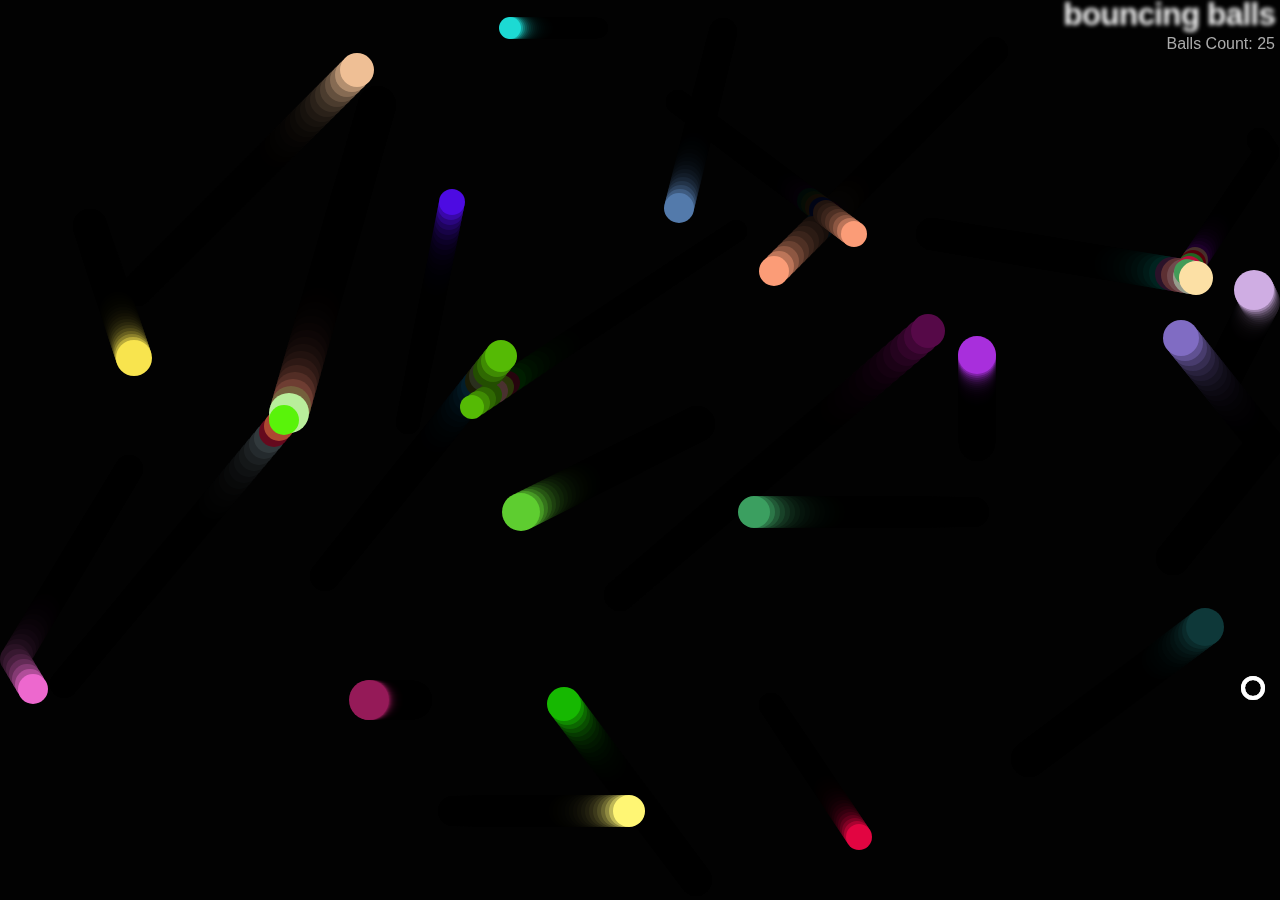
<file: bouncing-balls/index.html>
<!DOCTYPE html>
<html>
<head>
    <meta charset="utf-8">
    <title>Bouncing balls</title>
    <link rel="stylesheet" href="style.css">
</head>

<body>
    <h1>bouncing balls</h1>
    <p>Ball Count: </p>
    <canvas></canvas>

    <script src="main-finished.js"></script>
</body>
</html>
</file>
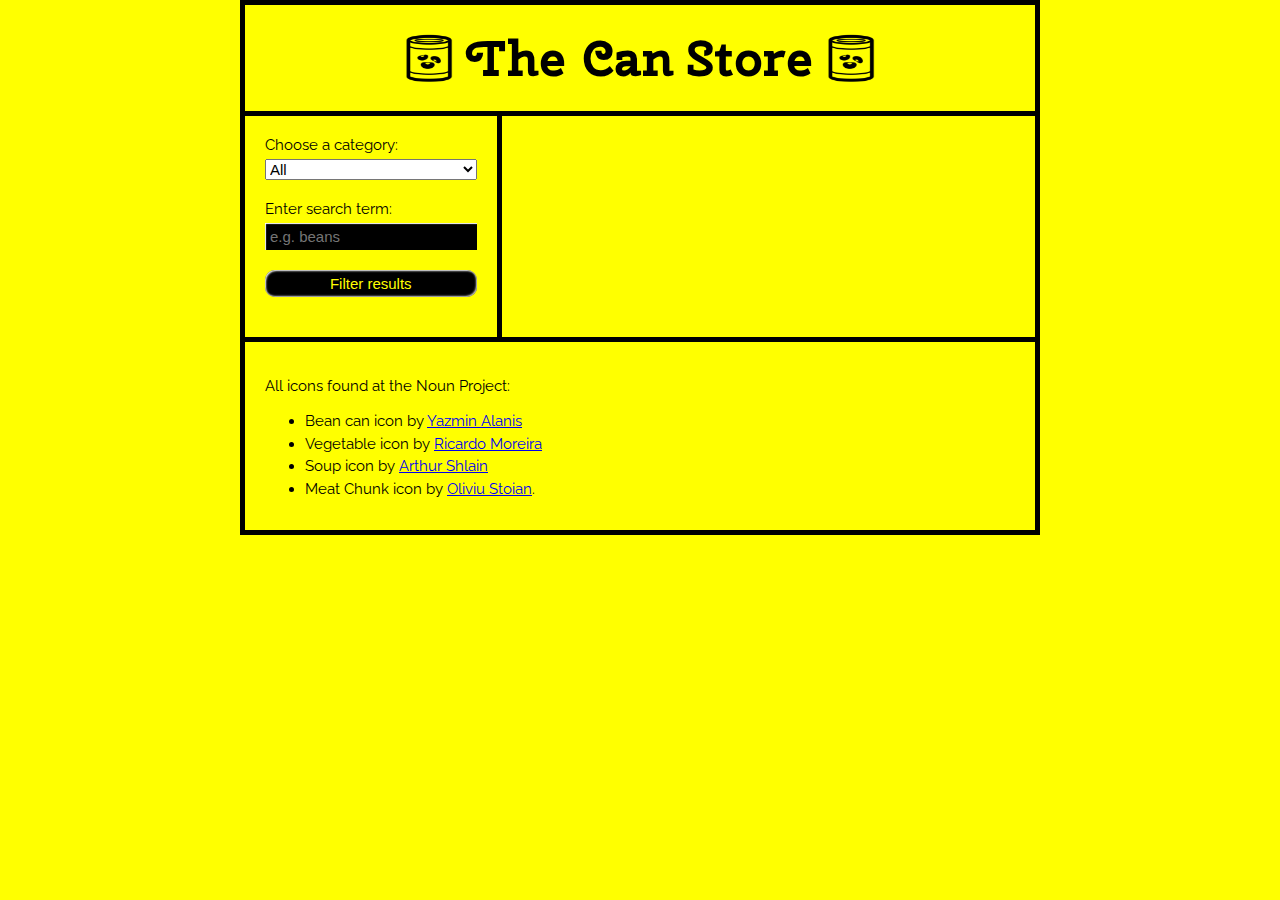
<file: can-shop/index.html>
<!DOCTYPE html>
<html>
  <head>
    <meta charset="utf-8">
    <title>The Can Store</title>
    <link href="https://fonts.googleapis.com/css?family=Cherry+Swash|Raleway" rel="stylesheet">
    <link href="can-style.css" rel="stylesheet">
    <!--[if lt IE 9]>
      <script src="//html5shiv.googlecode.com/svn/trunk/html5.js"></script>
    <![endif]-->
  </head>

  <body>
    <header>
      <h1>The Can Store</h1>
    </header>
    <div>
      <aside>
        <form>
          <div>
            <label for="category">Choose a category:</label>
            <select id="category">
              <option selected>All</option>
              <option>Vegetables</option>
              <option>Meat</option>
              <option>Soup</option>
            </select>
          </div>
          <div>
            <label for="searchTerm">Enter search term:</label>
            <input type="text" id="searchTerm" placeholder="e.g. beans">
          </div>
          <div>
            <button>Filter results</button>
          </div>
        </form>
      </aside>
      <main>

      </main>
    </div>
    <footer>
      <p>All icons found at the Noun Project:</p>

      <ul>
        <li>Bean can icon by <a href="https://thenounproject.com/yalanis/">Yazmin Alanis</a></li>
        <li>Vegetable icon by <a href="https://thenounproject.com/skatakila/">Ricardo Moreira</a></li>
        <li>Soup icon by <a href="https://thenounproject.com/ArtZ91/">Arthur Shlain</a></li>
        <li>Meat Chunk icon by <a href="https://thenounproject.com/smashicons/">Oliviu Stoian</a>.</li>
      </ul>
    </footer>
    <script src="can-script.js"></script>
  </body>
</html>
</file>
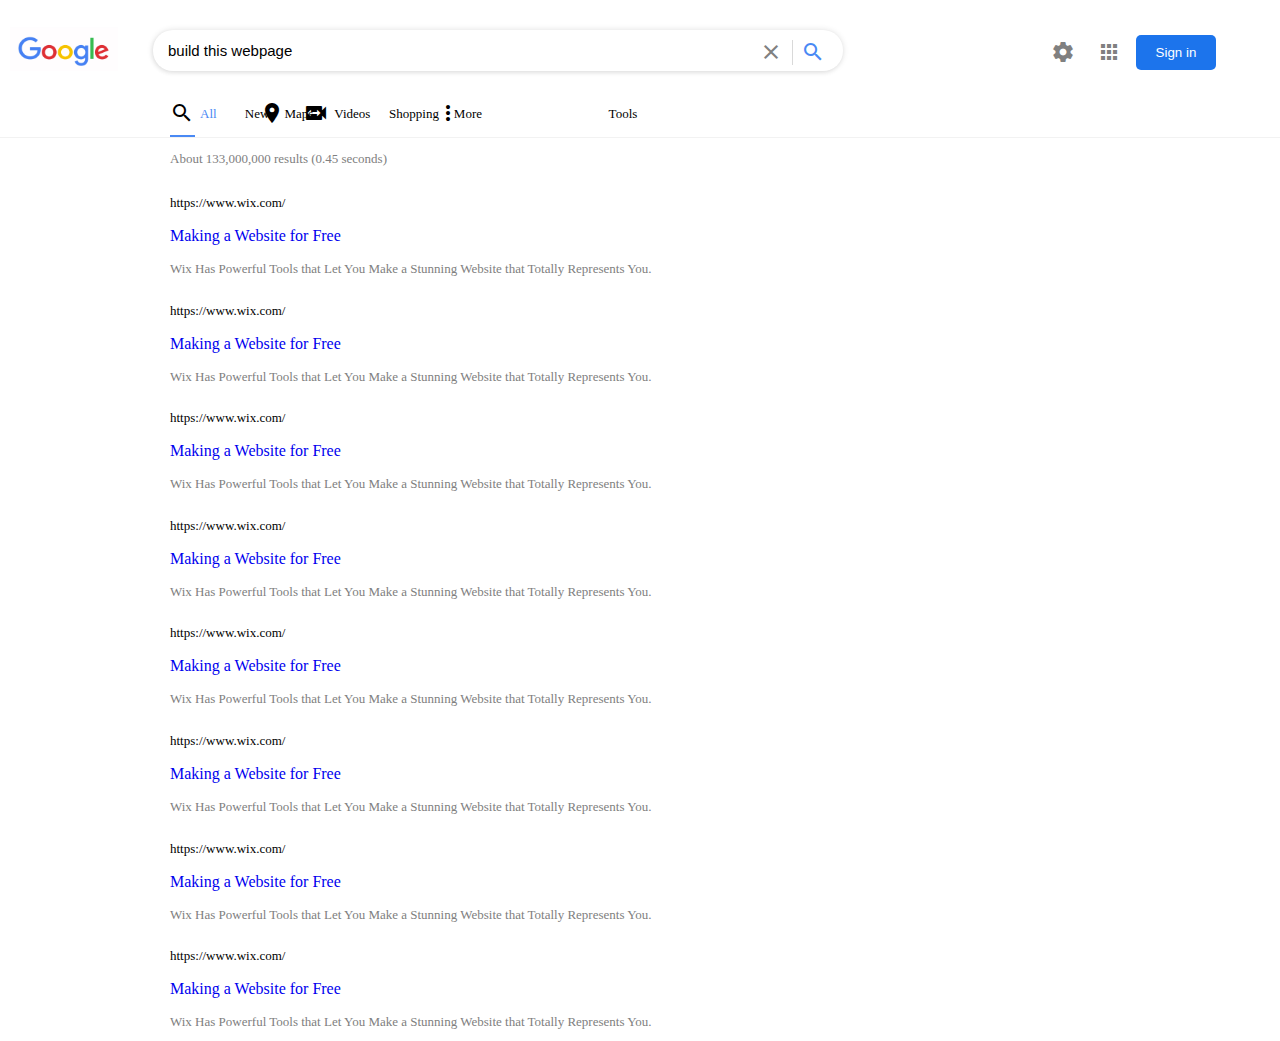
<file: google-search-result-page/index.html>
<!DOCTYPE html>

<html>

    <head>
        <link rel="stylesheet" href="mystyle.css">
        <link rel="stylesheet" href="https://fonts.googleapis.com/icon?family=Material+Icons">
        <title>build this webpage - Google Search</title>
    </head>

    <div id="top-area">
        <body>
            <img id="google-logo" src="images/google.jpg" alt="logo">
        </body>

        <div id="search-bar">
            <input id="search-bar-text" value="build this webpage">
            <span class="material-icons" id="clear-icon">
                clear
            </span>
            <div id="vertical-line-icon"></div>
            <span class="material-icons" id="search-icon">
                search
            </span>
        </div>

        <div id="ending-icons">
            <div class="icon-container">
                <span class="material-icons">
                    settings
                </span>

                <div class="label" id="settings-label">
                    Settings
                </div>
            </div>

            <div class="icon-container" id="apps-icon">
                <span class="material-icons">
                    apps
                </span>

                <div class="label" id="apps-label">
                    Google apps
                </div>
            </div>

            <button id="sign-in-button">Sign in</button>
        </div>        
    </div>
    
    <div id="menu">
        <ul>
            <li id="selected-icon">
                <span class="material-icons">
                    search
                </span>
                <div class="menu-labels" id="search-label">All</div>
            </li>

            <li>
                <span class="material-icons">
                    feed
                </span>
                <div class="menu-labels">
                News
                </div>
            </li>

            <li>
                <span class="material-icons">
                    place
                    </span>
                    <div class="menu-labels" id="maps-label">Maps
                    </div>
                    </li>
            <li>
                <span class="material-icons">
                    switch_video
                    </span>
                    <div class="menu-labels">Videos
                        </div>
                    </li>
            <li id="shopping-icon">
                <span class="material-icons">
                    sell
                    </span>
                    <div class="menu-labels">Shopping
                        </div>
                    </li>
            <li id="more-tap">
                <span class="material-icons" id="more-icon">
                    more_vert
                    </span><div class="menu-labels">More</div>
                </li>
            <li> <div class="menu-labels" id="tool-label">Tools</div></li>
        </ul>
    </div>

    <p id="number-of-results">
        About 133,000,000 results (0.45 seconds)
    </p>

    <div class="search-result">
        <p class="url">
            https://www.wix.com/
        </p>
    
        <p>
            <a href="#">Making a Website for Free</a>
        </p>

        <p class="description">
            Wix Has Powerful Tools that Let You Make a Stunning Website that Totally Represents You.
        </p>
    </div>

    <div class="search-result">
        <p class="url">
            https://www.wix.com/
        </p>
    
        <p>
            <a href="#">Making a Website for Free</a>
        </p>

        <p class="description">
            Wix Has Powerful Tools that Let You Make a Stunning Website that Totally Represents You.
        </p>
    </div>

    <div class="search-result">
        <p class="url">
            https://www.wix.com/
        </p>
    
        <p>
            <a href="#">Making a Website for Free</a>
        </p>

        <p class="description">
            Wix Has Powerful Tools that Let You Make a Stunning Website that Totally Represents You.
        </p>
    </div>

    <div class="search-result">
        <p class="url">
            https://www.wix.com/
        </p>
    
        <p>
            <a href="#">Making a Website for Free</a>
        </p>

        <p class="description">
            Wix Has Powerful Tools that Let You Make a Stunning Website that Totally Represents You.
        </p>
    </div>

    <div class="search-result">
        <p class="url">
            https://www.wix.com/
        </p>
    
        <p>
            <a href="#">Making a Website for Free</a>
        </p>

        <p class="description">
            Wix Has Powerful Tools that Let You Make a Stunning Website that Totally Represents You.
        </p>
    </div>

    <div class="search-result">
        <p class="url">
            https://www.wix.com/
        </p>
    
        <p>
            <a href="#">Making a Website for Free</a>
        </p>

        <p class="description">
            Wix Has Powerful Tools that Let You Make a Stunning Website that Totally Represents You.
        </p>
    </div>

    <div class="search-result">
        <p class="url">
            https://www.wix.com/
        </p>
    
        <p>
            <a href="#">Making a Website for Free</a>
        </p>

        <p class="description">
            Wix Has Powerful Tools that Let You Make a Stunning Website that Totally Represents You.
        </p>
    </div>

    <div class="search-result">
        <p class="url">
            https://www.wix.com/
        </p>
    
        <p>
            <a href="#">Making a Website for Free</a>
        </p>

        <p class="description">
            Wix Has Powerful Tools that Let You Make a Stunning Website that Totally Represents You.
        </p>
    </div>




</html>
</file>
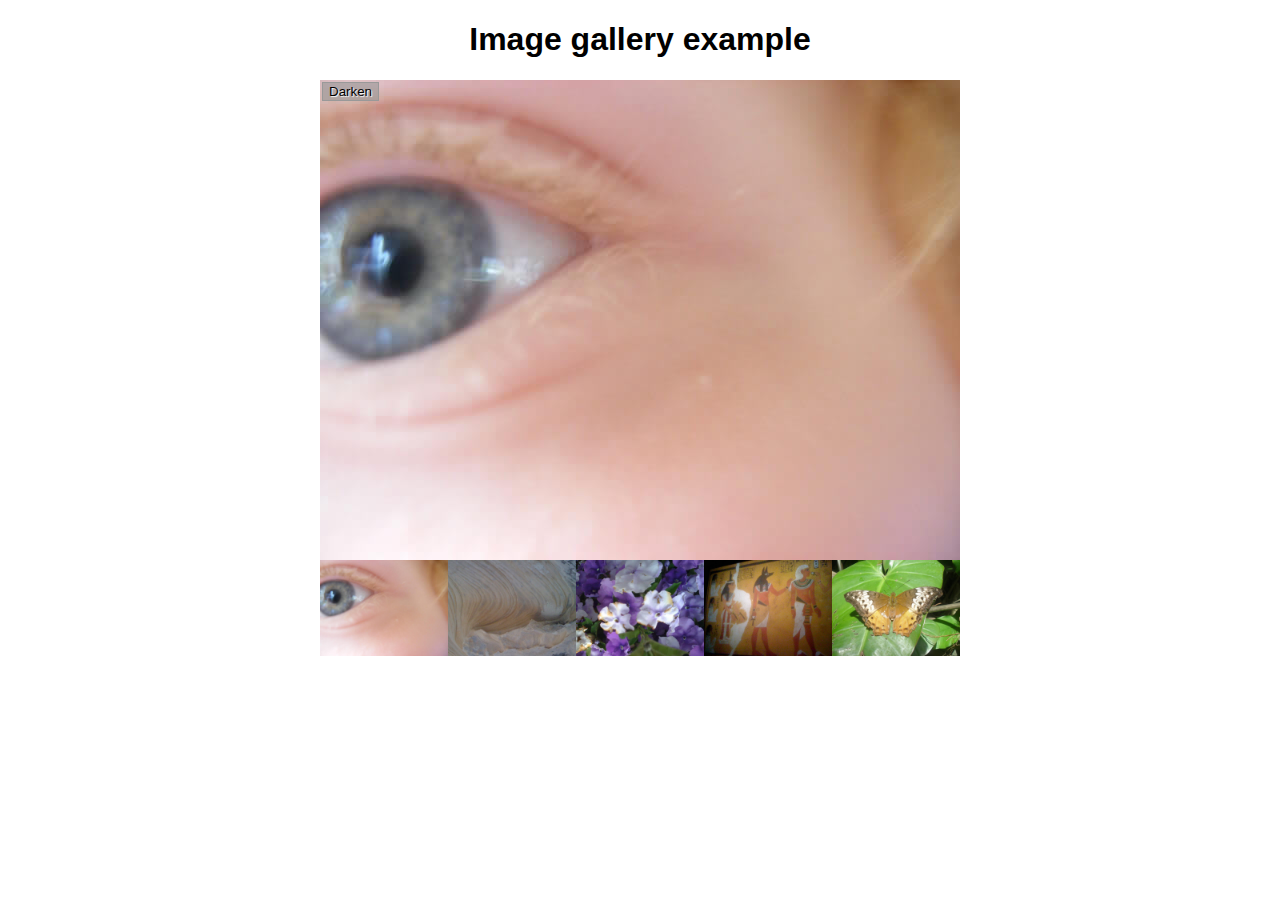
<file: image-gallery/index.html>
<!DOCTYPE html>
<html>
  <head>
    <meta charset="utf-8">

    <title>Image gallery</title>

    <link rel="stylesheet" href="style.css">
    
  </head>

  <body>
    <h1>Image gallery example</h1>

    <div class="full-img">
      <img class="displayed-img" src="images/pic1.jpg">
      <div class="overlay"></div>
      <button class="dark">Darken</button>
    </div>

    <div class="thumb-bar">


    </div>
    <script src="main.js"></script>
  </body>
</html>
</file>
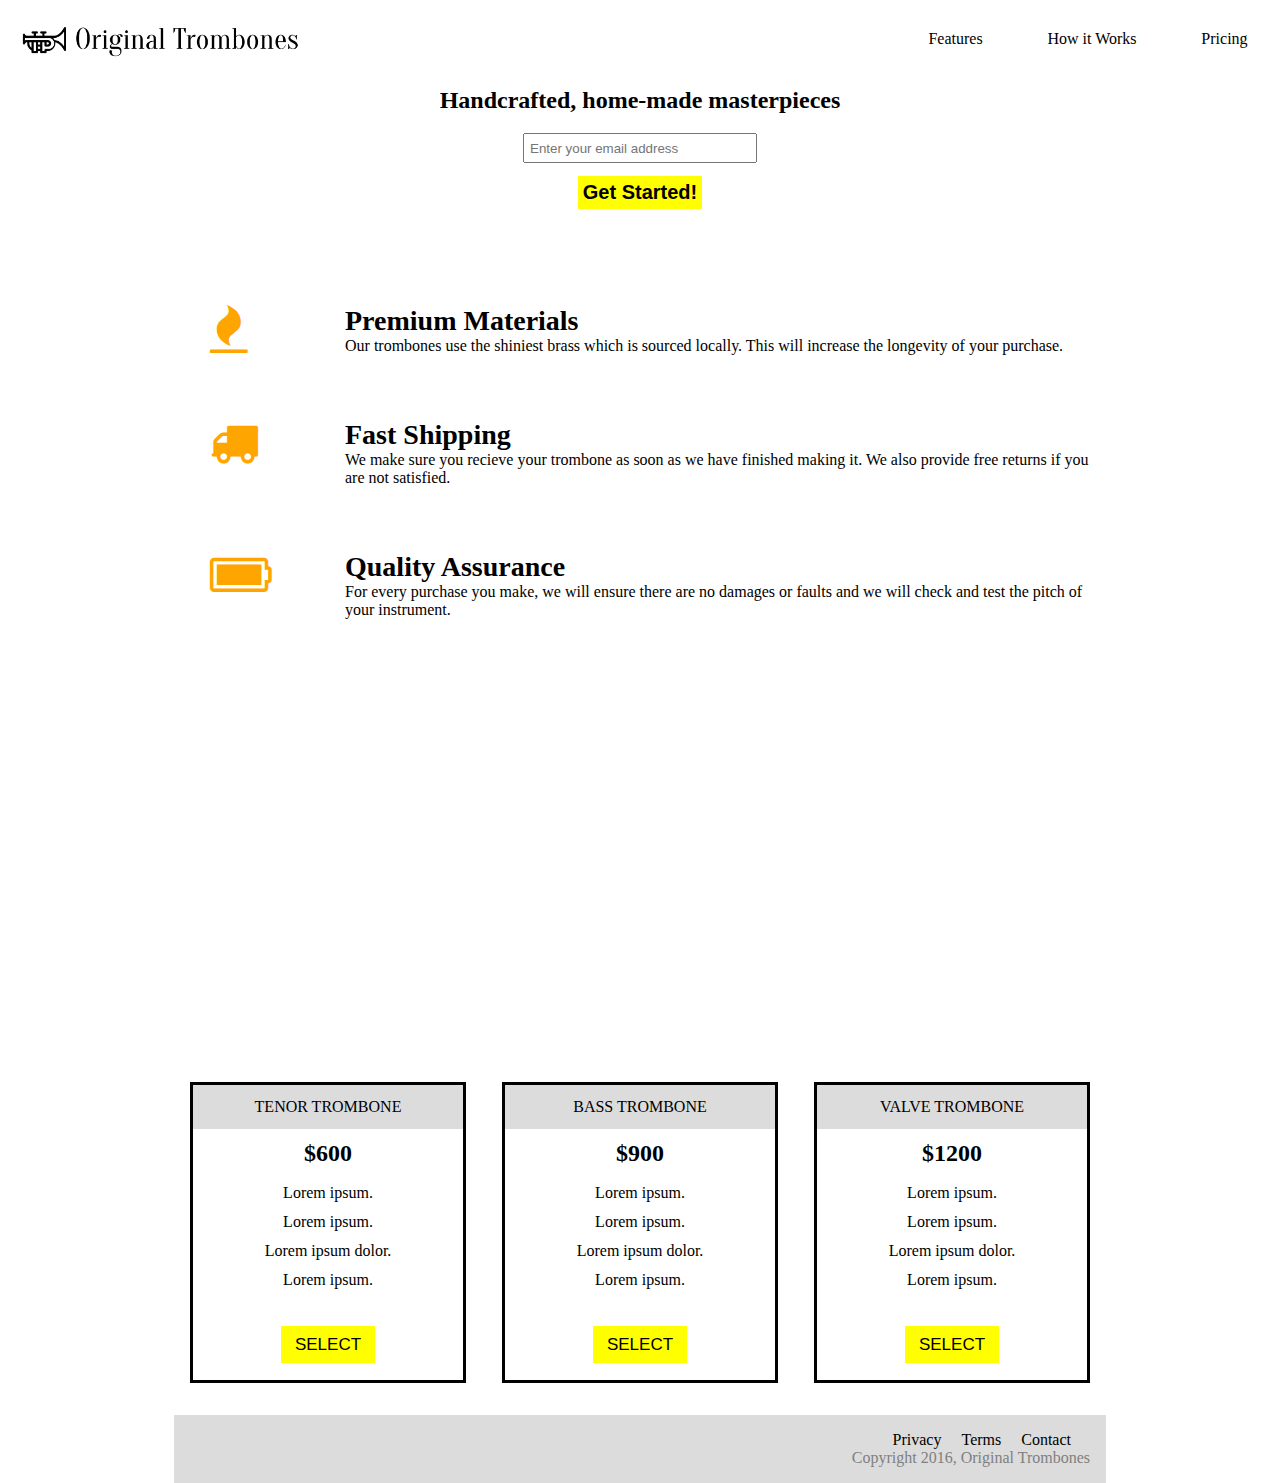
<file: product-landing-page/index.html>
<!DOCTYPE HTML>
<html>
<head>
    <title>
        Product Landing Page
    </title>
    <link rel="stylesheet" href="https://cdnjs.cloudflare.com/ajax/libs/font-awesome/4.7.0/css/font-awesome.min.css">
    <link rel="stylesheet" href="mystyle.css" />
</head>

<body>
    <div id="header">
        <div id="logo">
            <img src="image/product-landing-page-logo.png" alt="logo" width="300" height="35" />
        </div>

        <div id="top-nav">
            <ul id="top-nav-list">
                <li><a href="#features">Features</a></li>
                <li><a href="#how-it-works">How it Works</a></li>
                <li><a href="#pricing">Pricing</a></li>
            </ul>
        </div>
    </div>


    <div id="title">
        Handcrafted, home-made masterpieces
    </div>

    <div id="form">
        <form>
            <input type="email" id="email" name="email" placeholder="Enter your email address" />
        </form>
    </div>

    <button type="button" id="start-button">Get Started!</button>


    <ul id="features">

        <li>
            <div class="icon">
                <i class="fa fa-3x fa-fire"></i>
            </div>
            <div class="content">
                <p class="feature-title">Premium Materials</p>
                <p class="feature-description">Our trombones use the shiniest brass which is sourced locally. This will increase the longevity of your purchase.</p>
            </div>
        </li>

        <li>
            <div class="icon">
                <i class="fa fa-3x fa-truck"></i>
            </div>
            <div class="content">
                <p class="feature-title">Fast Shipping</p>
                <p class="feature-description">We make sure you recieve your trombone as soon as we have finished making it. We also provide free returns if you are not satisfied.</p>
            </div>
        </li>

        <li>
            <div class="icon">
                <i class="fa fa-3x fa-battery-full"></i>
            </div>
            <div class="content">
                <p class="feature-title">
                    Quality Assurance
                </p>
                <p class="feature-description">
                    For every purchase you make, we will ensure there are no damages or faults and we will check and test the pitch of your instrument.
                </p>
            </div>
        </li>
    </ul>


    <div id="how-it-works">
        <iframe width="560" height="315" src="https://www.youtube.com/embed/y8Yv4pnO7qc" title="YouTube video player" 
                frameborder="0" allow="accelerometer; autoplay; clipboard-write; encrypted-media; gyroscope; picture-in-picture" allowfullscreen></iframe>
    </div>

    <div id="pricing">
        <div class="pricing-item">
            <p class="item-name">TENOR TROMBONE</p>
            <p class="price">$600</p>
            <p>Lorem ipsum.</p>
            <p>Lorem ipsum.</p>
            <p>Lorem ipsum dolor.</p>
            <p>Lorem ipsum.</p>
            <button type="button" class="select-button">SELECT</button>
        </div>

        <div class="pricing-item">
            <p class="item-name">BASS TROMBONE</p>
            <p class="price">$900</p>
            <p>Lorem ipsum.</p>
            <p>Lorem ipsum.</p>
            <p>Lorem ipsum dolor.</p>
            <p>Lorem ipsum.</p>
            <button type="button" class="select-button">SELECT</button>
        </div>

        <div class="pricing-item">
            <p class="item-name">VALVE TROMBONE</p>
            <p class="price">$1200</p>
            <p>Lorem ipsum.</p>
            <p>Lorem ipsum.</p>
            <p>Lorem ipsum dolor.</p>
            <p>Lorem ipsum.</p>
            <button type="button" class="select-button">SELECT</button>
        </div>
    </div>

    <div id="footer">
        <ul id="footer-list">
            <li>Privacy</li>
            <li>Terms</li>
            <li>Contact</li>
        </ul>
        <p>Copyright 2016, Original Trombones</p>
    </div>
</body>
</html>
</file>
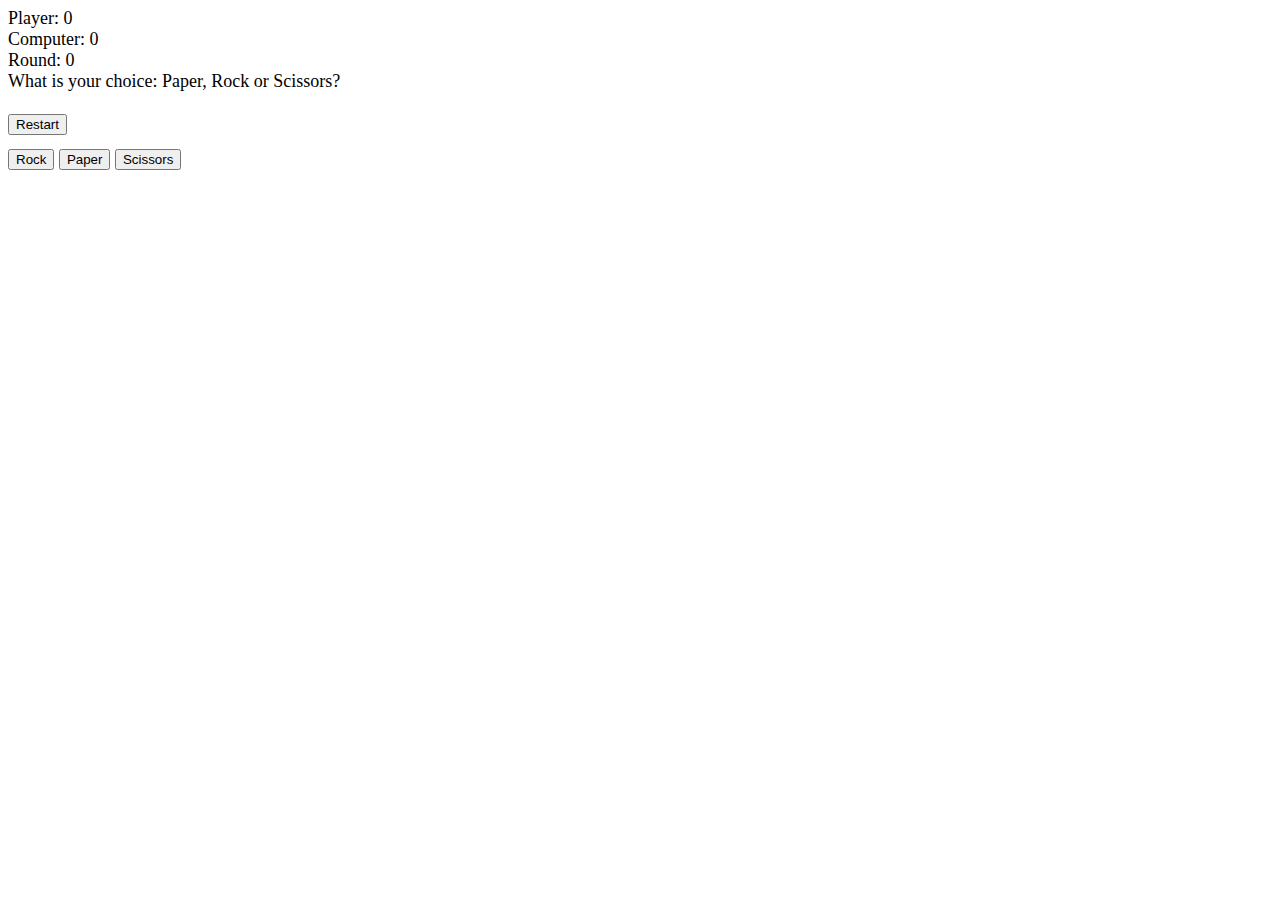
<file: rock-paper-scissors/index.html>
<!DOCTYPE html>
<html>
    <head>
        <title>
            Paper, Rock, Scissors
        </title>
        <link rel="stylesheet" href="mystyle.css">
        <script src="gamePlay.js" defer>

        </script>

    </head>
    <body>
        <div id="mainContainer">
            <div id="playerScoreContainer">
                <div id="playerScoreLabel">
                    Player:&nbsp;
                </div>
                <div id="playerScore">
                    0
                </div>
            </div>

            <div id="computerScoreContainer">
                <div id="computerScoreLabel">
                    Computer:&nbsp;
                </div>
                <div id="computerScore">
                    0
                </div>
            </div>

            <div id="roundNumberContainer">
                <div id="roundNumberLabel">
                    Round:&nbsp;
                </div>
                <div id="roundNumber">
                    0
                </div>
            </div>

            <div id="displayMessage">
                What is your choice: Paper, Rock or Scissors?<br>
            </div>

            <div id="resultMessage">
                &nbsp;
            </div>

            <button type="button" id="restartBtn">Restart</button>
            <div id="optionBtnContainer">
                <button type="button" id="rock">Rock</button>
                <button type="button" id="paper">Paper</button>
                <button type="button" id="scissors">Scissors</button>
            </div>
        </div>
    
    </body>

</html>
</file>
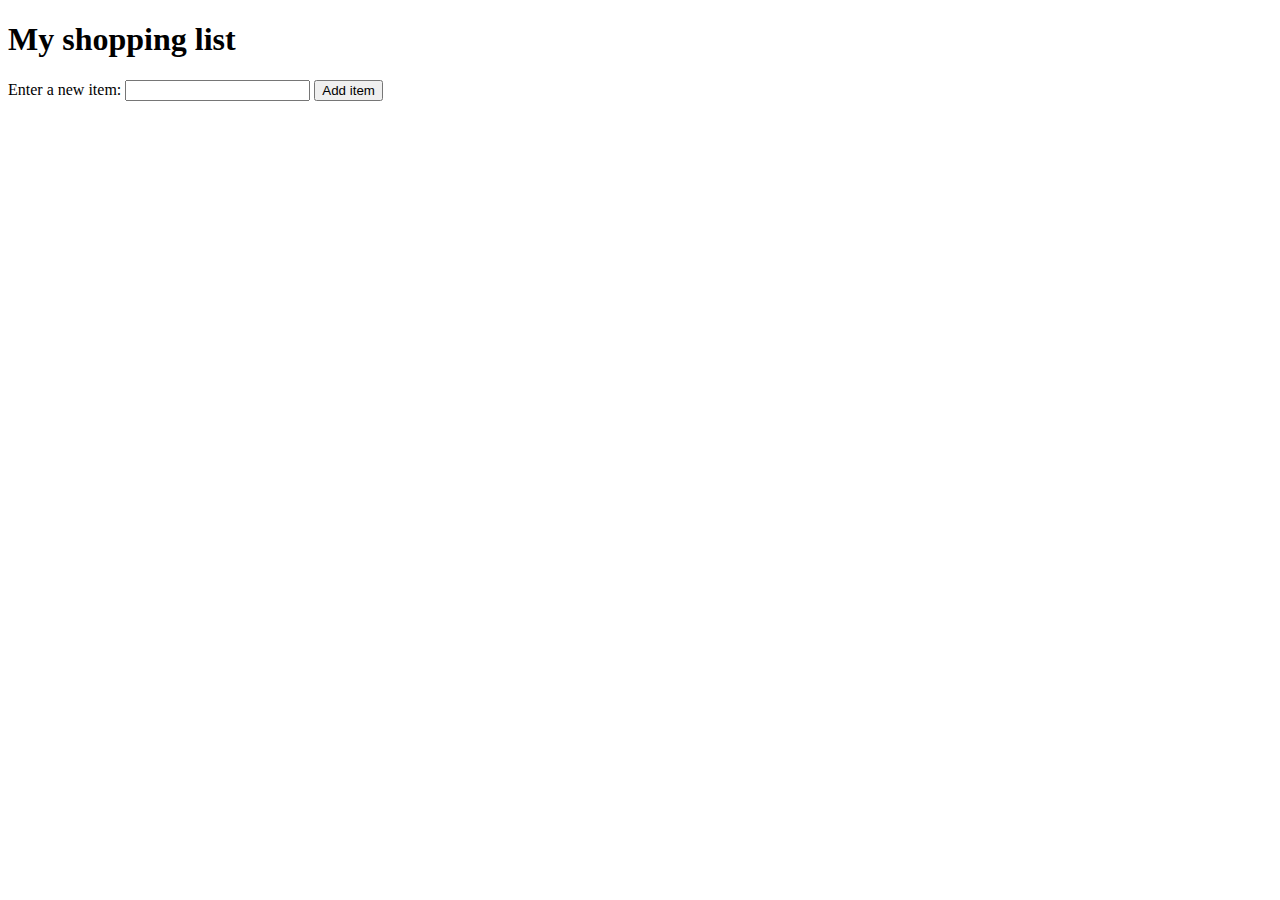
<file: shopping-list/index.html>
<!DOCTYPE html>
<html>
<head>
    <meta charset="utf-8">
    <meta name="viewport" content="width=device-width, initial-scale=1.0">
    <title>Shopping list example</title>
    <style>
        li {
            margin-bottom: 10px;
        }

            li button {
                font-size: 8px;
                margin-left: 20px;
                color: #666;
            }
    </style>
</head>
<body>

    <h1>My shopping list</h1>

    <div>
        <label for="item">Enter a new item:</label>
        <input type="text" name="item" id="item">
        <button>Add item</button>
    </div>

    <ul>
    </ul>
    
    <script src="main.js"></script>
    
</body>
</html>
</file>
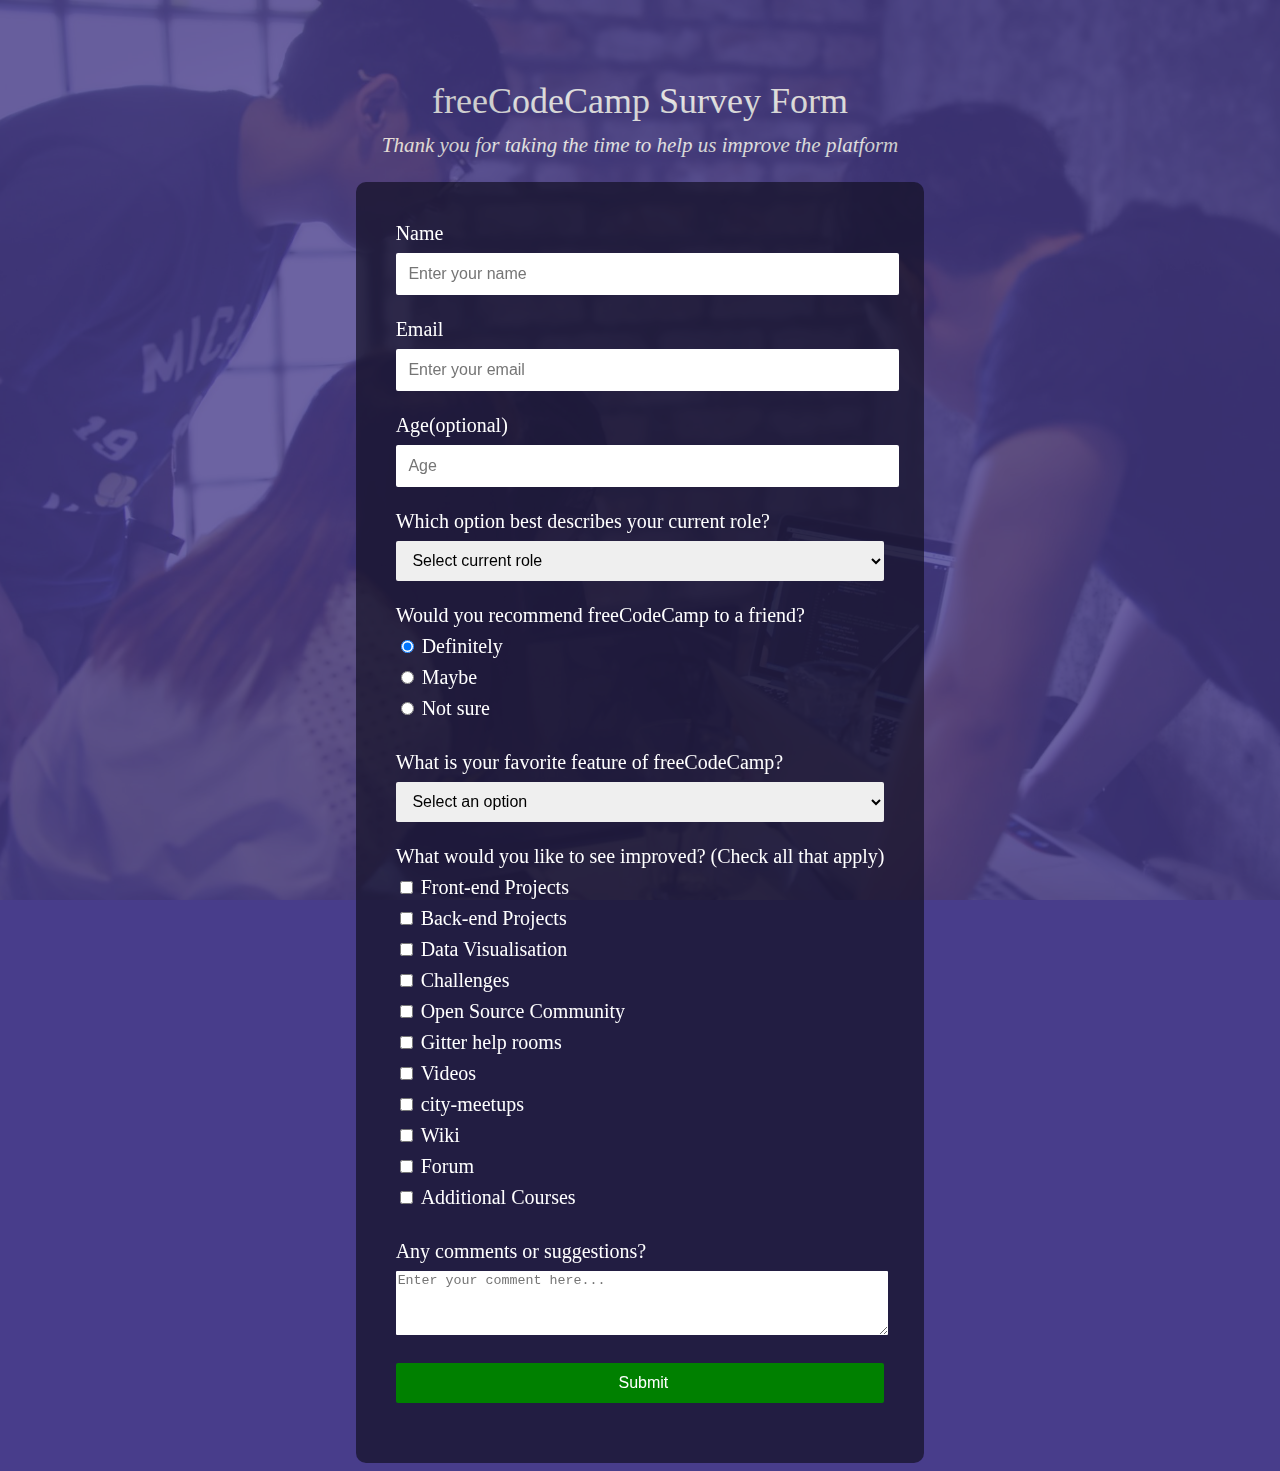
<file: survey-form/index.html>
<!DOCTYPE html>
<html>
    <head>
        <title>
            Survey Form
        </title>
        <link rel="stylesheet" href="mystyle.css" />
    </head>

    <body>
        <div id="main-container">
            <div id="header-title">
                freeCodeCamp Survey Form
            </div>

            <div id="header-caption">
                Thank you for taking the time to help us improve the platform
            </div>

            <div id="form-body">
                <form>
                    <label for="name">
                        Name
                    </label><br />
                    <input type="text" id="name" name="name" placeholder="Enter your name" required/><br /><br />

                    <label for="email">
                        Email
                    </label><br />
                    <input type="email" id="email" name="email" placeholder="Enter your email" required/><br /><br />

                    <label for="age">
                        Age(optional)
                    </label><br />
                    <input type="number" id="age" name="age" placeholder="Age" /><br /><br />

                    <label for="role">
                        Which option best describes your current role?
                    </label><br />
                    <select id="role" required>
                        <option selected disabled>Select current role</option>
                        <option>Student</option>
                        <option>Full time job</option>
                        <option>Full time learner</option>
                        <option>Prefer not to say</option>
                        <option>Others</option>
                    </select>
                    <br /><br />

                    <label>Would you recommend freeCodeCamp to a friend?</label><br />
                    <input type="radio" id="definitely" name="attitude" value="definitely" checked>
                    <label for="definitely">Definitely</label><br />
                    <input type="radio" id="maybe" name="attitude" value="maybe">
                    <label for="maybe">Maybe</label><br />
                    <input type="radio" id="not-sure" name="attitude" value="not-sure">
                    <label for="not-sure">Not sure</label>
                    <br /><br />

                    <label for="feature">
                        What is your favorite feature of freeCodeCamp?
                    </label><br />
                    <select id="feature" required>
                        <option selected disabled>Select an option</option>
                        <option>Challenges</option>
                        <option>Projects</option>
                        <option>Community</option>
                        <option>Open source</option>
                    </select>
                    <br /><br />

                    <label>What would you like to see improved? (Check all that apply)</label><br />
                    <input type="checkbox" id="improvement1" name="improvement1" value="front-end-projects">
                    <label for="improvement1"> Front-end Projects</label><br>
                    <input type="checkbox" id="improvement2" name="improvement2" value="back-end-projects">
                    <label for="improvement2"> Back-end Projects</label><br>
                    <input type="checkbox" id="improvement3" name="improvement3" value="Data Visualisation">
                    <label for="improvement3"> Data Visualisation</label><br>
                    <input type="checkbox" id="improvement4" name="improvement4" value="challenges">
                    <label for="improvement4"> Challenges</label><br>
                    <input type="checkbox" id="improvement5" name="improvement5" value="open-sources-community">
                    <label for="improvement5"> Open Source Community</label><br>
                    <input type="checkbox" id="improvement6" name="improvement6" value="gitter-help-rooms">
                    <label for="improvement6"> Gitter help rooms</label><br>
                    <input type="checkbox" id="improvement7" name="improvement7" value="videos">
                    <label for="improvement7"> Videos</label><br>
                    <input type="checkbox" id="improvement8" name="improvement8" value="city-meetups">
                    <label for="improvement8"> city-meetups</label><br>
                    <input type="checkbox" id="improvement9" name="improvement9" value="wiki">
                    <label for="improvement9"> Wiki</label><br>
                    <input type="checkbox" id="improvement10" name="improvement10" value="forum">
                    <label for="improvement10"> Forum</label><br>
                    <input type="checkbox" id="improvement11" name="improvement11" value="additional-courses">
                    <label for="improvement11"> Additional Courses</label><br><br />

                    <label for="comments">Any comments or suggestions?</label><br />
                    <textarea form="comments" id="comments" name="comments" rows="4" cols="50" placeholder="Enter your comment here..."></textarea><br /><br />

                    <input type="submit" id="submit" value="Submit" />
                </form>
            </div>
            
        </div>
    </body>
</html>
</file>
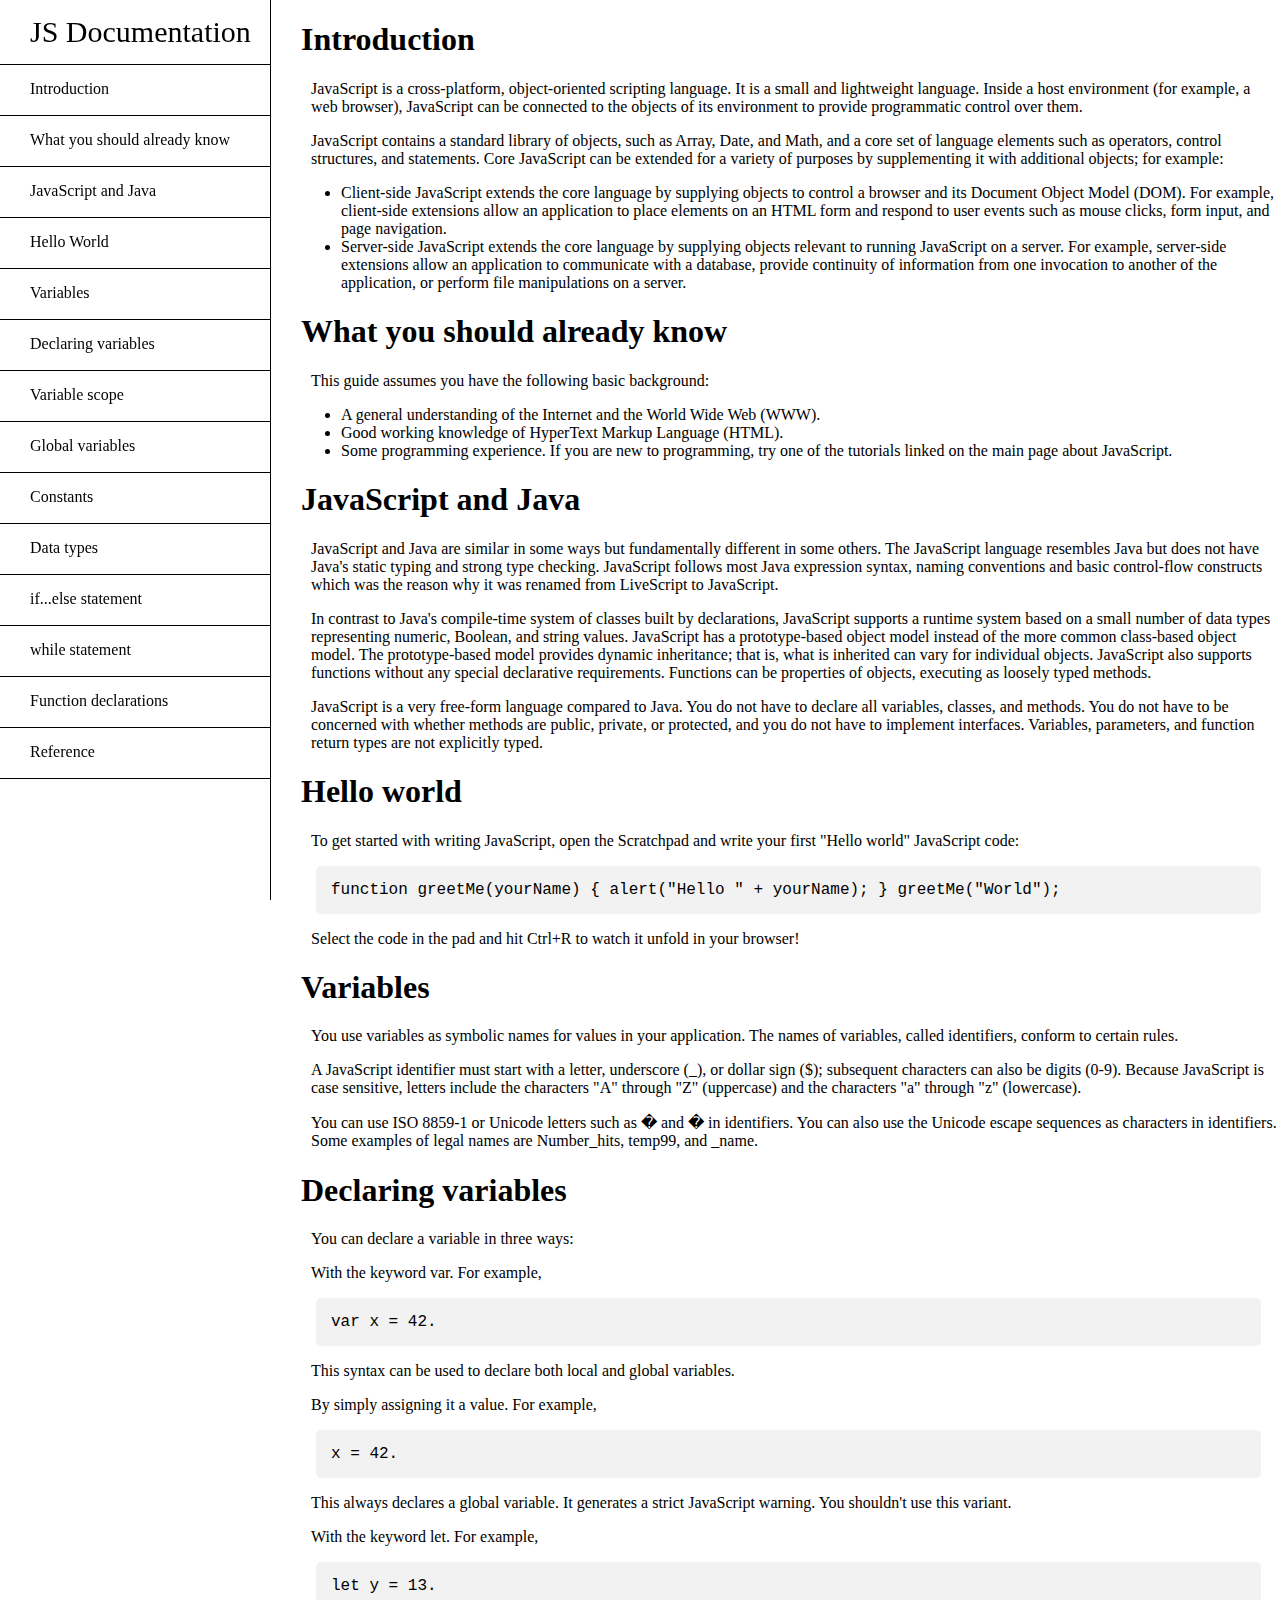
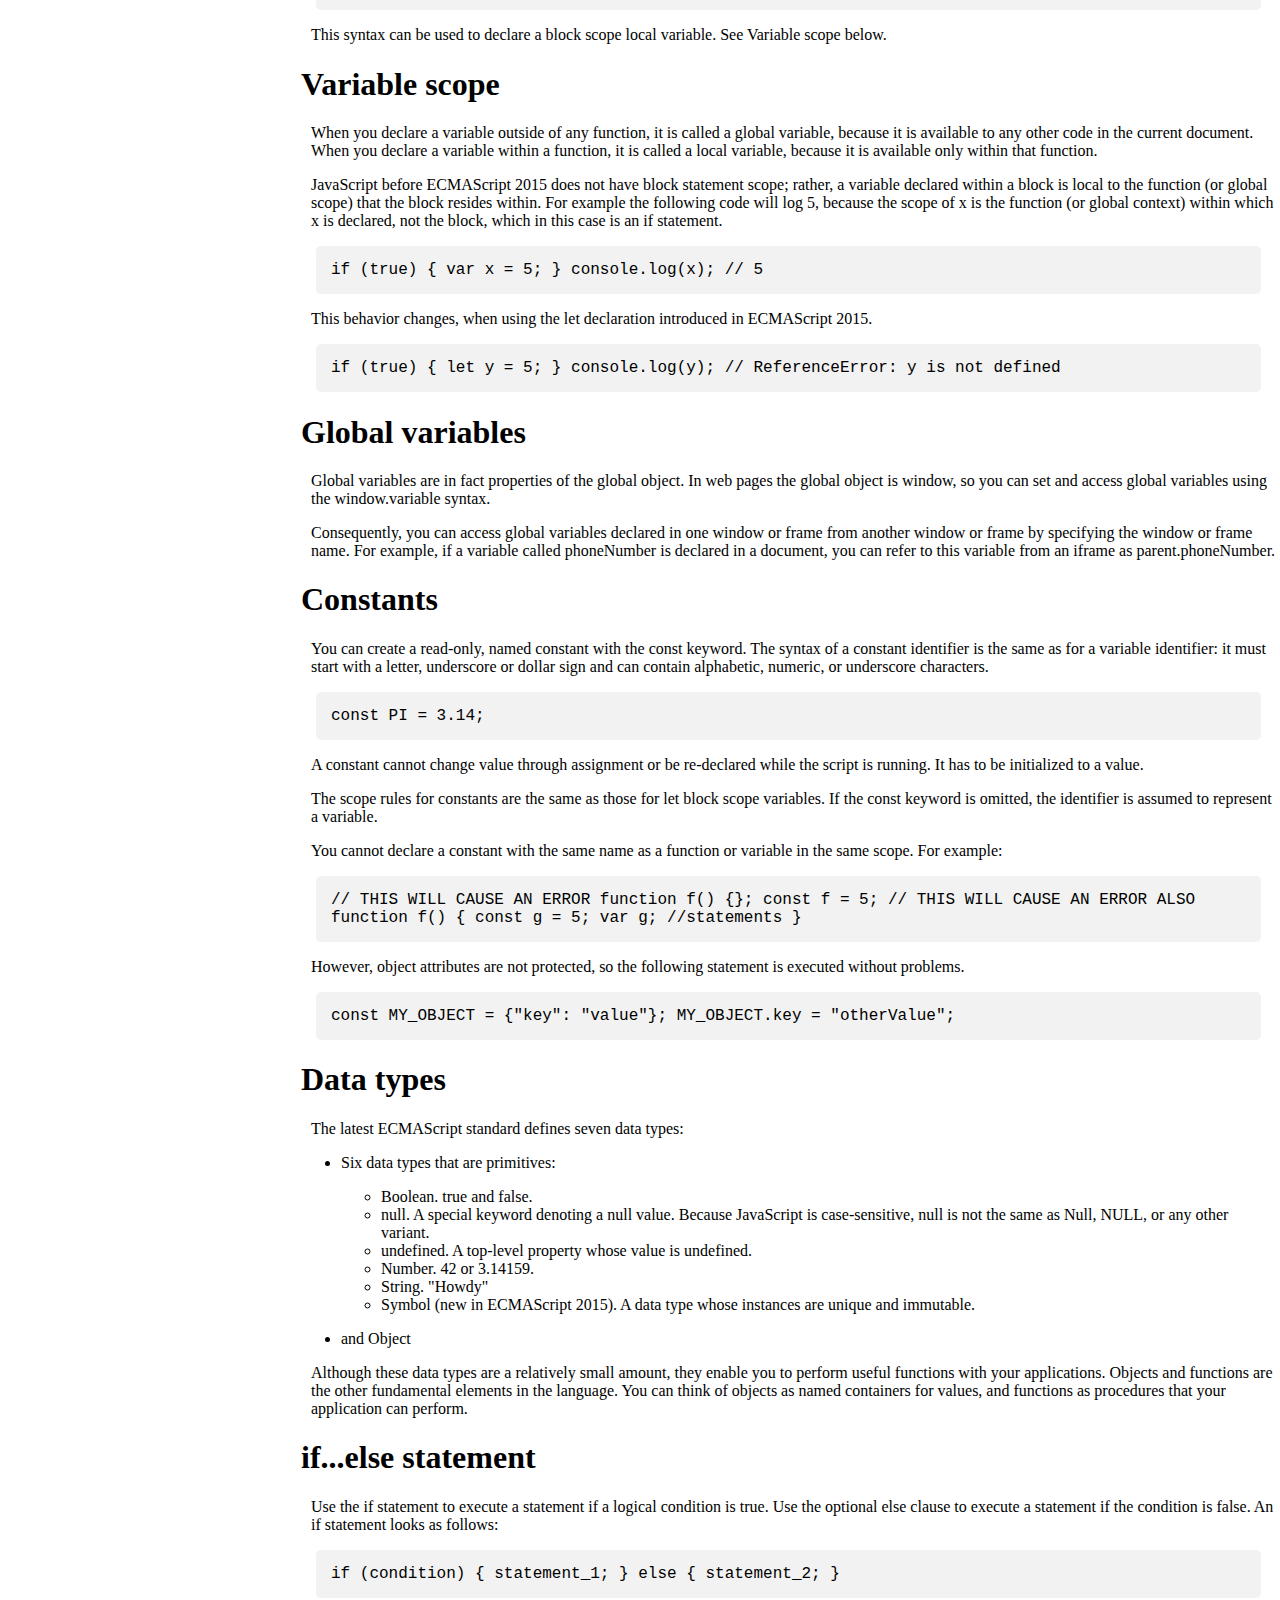
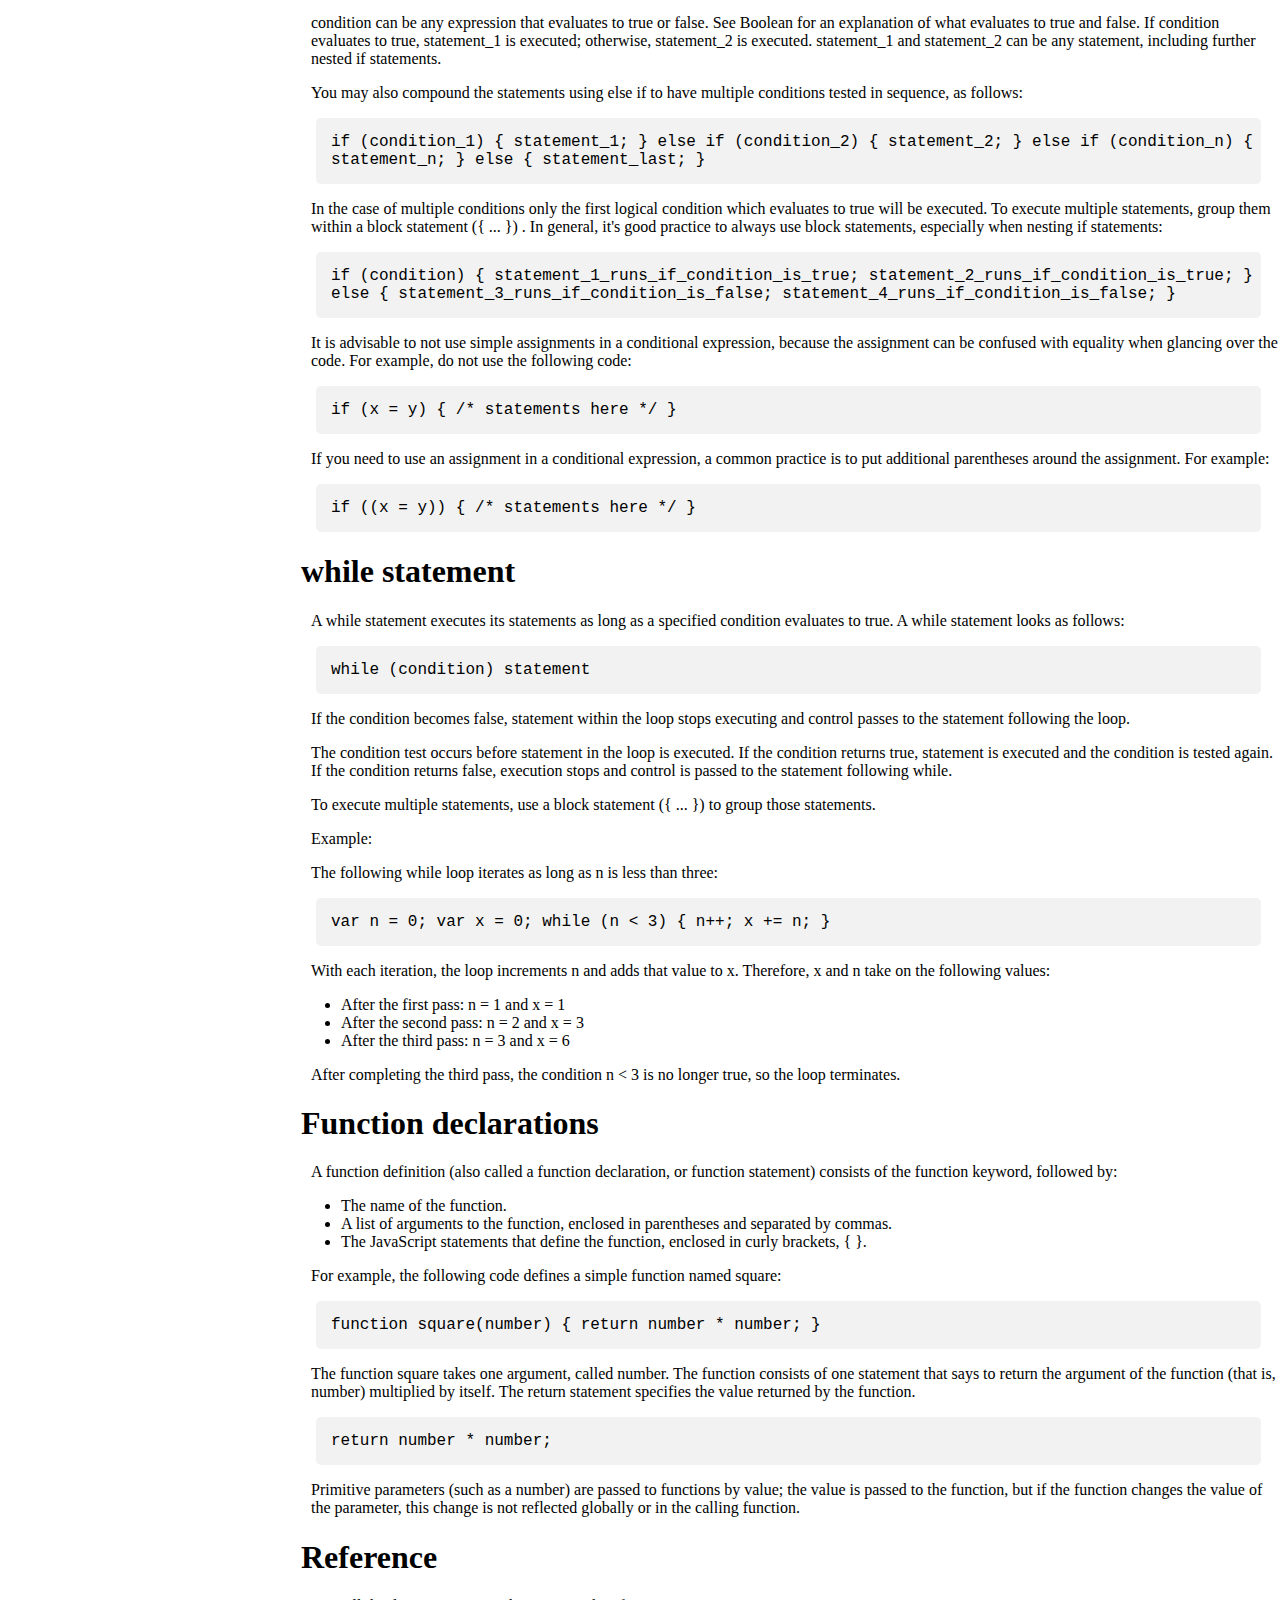
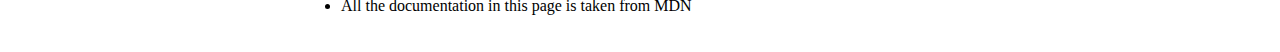
<file: technical-documentation-page/index.html>
<!DOCTYPE html>
<html>
<head>
    <title>
        Technical Documentation Page
    </title>
    <link rel="stylesheet" href="style.css">
</head>

    <body>
        <p id="title">JS Documentation</p>
        <div id="nav-bar">
            <p id="nav-title">JS Documentation</p>
            <a href="#intro">Introduction</a>
            <a href="#what-you-should-already-know">What you should already know</a>
            <a href="#javaScript-and-java">JavaScript and Java</a>
            <a href="#hello-word">Hello World</a>
            <a href="#variables">Variables</a>
            <a href="#declaring">Declaring variables</a>
            <a href="#variable-scope">Variable scope</a>
            <a href="#global-variable">Global variables</a>
            <a href="#constants">Constants</a>
            <a href="#data-types">Data types</a>
            <a href="#if-statement">if...else statement</a>
            <a href="#while-statement">while statement</a>
            <a href="#function-declarations">Function declarations</a>
            <a href="#reference">Reference</a>
        </div>

        <div id="doc-body">

            <h1 id="intro">Introduction</h1>
            <p>JavaScript is a cross-platform, object-oriented scripting language. It is a small and lightweight language. 
            Inside a host environment (for example, a web browser), JavaScript can be connected to the objects of its 
            environment to provide programmatic control over them.</p>
            <p>JavaScript contains a standard library of objects, such as Array, Date, and Math, and a core set of language
            elements such as operators, control structures, and statements. Core JavaScript can be extended for a variety 
            of purposes by supplementing it with additional objects; for example:</p>
            <ul>
                <li>Client-side JavaScript extends the core language by supplying objects to control a browser and its 
                Document Object Model (DOM). For example, client-side extensions allow an application to place elements 
                on an HTML form and respond to user events such as mouse clicks, form input, and page navigation.</li>
                <li>Server-side JavaScript extends the core language by supplying objects relevant to running 
                JavaScript on a server. For example, server-side extensions allow an application to communicate with
                a database, provide continuity of information from one invocation to another of the application, or 
                perform file manipulations on a server.</li>
            </ul>

            <h1 id="what-you-should-already-know">What you should already know</h1>
            <p>This guide assumes you have the following basic background:</p>
            <ul>
                <li>A general understanding of the Internet and the World Wide Web (WWW).</li>
                <li>Good working knowledge of HyperText Markup Language (HTML).</li>
                <li>Some programming experience. If you are new to programming, try one of the tutorials linked on the main page about JavaScript.</li>
            </ul>

            <h1 id="javaScript-and-java">JavaScript and Java</h1>
            <p>JavaScript and Java are similar in some ways but fundamentally different in some others. The JavaScript language resembles Java but does
            not have Java's static typing and strong type checking. JavaScript follows most Java expression syntax, naming conventions and basic control-flow 
            constructs which was the reason why it was renamed from LiveScript to JavaScript.</p>
            <p>In contrast to Java's compile-time system of classes built by declarations, JavaScript supports a runtime system based on a small number of data
            types representing numeric, Boolean, and string values. JavaScript has a prototype-based object model instead of the more common class-based object 
            model. The prototype-based model provides dynamic inheritance; that is, what is inherited can vary for individual objects. JavaScript also supports 
            functions without any special declarative requirements. Functions can be properties of objects, executing as loosely typed methods.</p>
            <p>JavaScript is a very free-form language compared to Java. You do not have to declare all variables, classes, and methods. You do not have to be 
            concerned with whether methods are public, private, or protected, and you do not have to implement interfaces. Variables, parameters, and function 
            return types are not explicitly typed.</p>

            <h1 id="hello-word">Hello world</h1>
            <p>To get started with writing JavaScript, open the Scratchpad and write your first "Hello world" JavaScript code:</p>
            <code>
                function greetMe(yourName) { alert("Hello " + yourName); }
                greetMe("World");
            </code>
            <p>Select the code in the pad and hit Ctrl+R to watch it unfold in your browser!</p>

            <h1 id="variables">Variables</h1>
            <p>You use variables as symbolic names for values in your application. The names of variables, called identifiers, conform to certain rules.</p>
            <p>A JavaScript identifier must start with a letter, underscore (_), or dollar sign ($); subsequent characters can also be digits (0-9). Because 
            JavaScript is case sensitive, letters include the characters "A" through "Z" (uppercase) and the characters "a" through "z" (lowercase).</p>
            <p>You can use ISO 8859-1 or Unicode letters such as � and � in identifiers. You can also use the Unicode escape sequences as characters in 
            identifiers. Some examples of legal names are Number_hits, temp99, and _name.</p>

            <h1 id="declaring">
                Declaring variables
            </h1>
            <p>You can declare a variable in three ways:</p>
            <p>With the keyword var. For example,</p>
            <code>
                var x = 42.
            </code>
            <p>This syntax can be used to declare both local and global variables.</p>
            <p>By simply assigning it a value. For example,</p>
            <code>
                x = 42.
            </code>
            <p>This always declares a global variable. It generates a strict JavaScript warning. You shouldn't use this variant.</p>
            <p>With the keyword let. For example,</p>
            <code>let y = 13.</code>
            <p>This syntax can be used to declare a block scope local variable. See Variable scope below.</p>

            <h1 id="variable-scope">
                Variable scope
            </h1>
            <p>When you declare a variable outside of any function, it is called a global variable, because it is available to any 
            other code in the current document. When you declare a variable within a function, it is called a local variable, because
            it is available only within that function.</p>
            <p>JavaScript before ECMAScript 2015 does not have block statement scope; rather, a variable declared within a block is 
            local to the function (or global scope) that the block resides within. For example the following code will log 5, because 
            the scope of x is the function (or global context) within which x is declared, not the block, which in this case is an if 
            statement.</p>
            <code>
                if (true) { var x = 5; } console.log(x); // 5
            </code>
            <p>
                This behavior changes, when using the let declaration introduced in ECMAScript 2015.
            </p>
            <code>
                if (true) { let y = 5; } console.log(y); // ReferenceError: y is not
                defined
            </code>

            <h1 id="global-variable">
                Global variables
            </h1>
            <p>Global variables are in fact properties of the global object. In web pages the global object is window, so you can set
            and access global variables using the window.variable syntax.</p>
            <p>Consequently, you can access global variables declared in one window or frame from another window or frame by specifying 
            the window or frame name. For example, if a variable called phoneNumber is declared in a document, you can refer to this 
            variable from an iframe as parent.phoneNumber.</p>

            <h1 id="constants">Constants</h1>
            <p>You can create a read-only, named constant with the const keyword. The syntax of a constant identifier is the same as for
            a variable identifier: it must start with a letter, underscore or dollar sign and can contain alphabetic, numeric, or 
            underscore characters.</p>
            <code>
                const PI = 3.14;
            </code>
            <p>A constant cannot change value through assignment or be re-declared while the script is running. It has to be initialized to a value.</p>
            <p>The scope rules for constants are the same as those for let block scope variables. If the const keyword is omitted, the identifier 
            is assumed to represent a variable.</p>
            <p>You cannot declare a constant with the same name as a function or variable in the same scope. For example:</p>
            <code>
                // THIS WILL CAUSE AN ERROR function f() {}; const f = 5; // THIS WILL
                CAUSE AN ERROR ALSO function f() { const g = 5; var g; //statements
                }
            </code>
            <p>However, object attributes are not protected, so the following statement is executed without problems.</p>
            <code>const MY_OBJECT = {"key": "value"}; MY_OBJECT.key = "otherValue";</code>

            <h1 id="data-types">Data types</h1>
            <p>The latest ECMAScript standard defines seven data types:</p>
            <ul>
                <li>
                    <p>Six data types that are primitives:</p>
                    <ul>
                        <li>
                            Boolean. true and false.
                        </li>
                        <li>
                            null. A special keyword denoting a null value. Because JavaScript is case-sensitive, null is 
                            not the same as Null, NULL, or any other variant.
                        </li>
                        <li>
                            undefined. A top-level property whose value is undefined.
                        </li>
                        <li>
                            Number. 42 or 3.14159.
                        </li>
                        <li>
                            String. "Howdy"
                        </li>
                        <li>
                            Symbol (new in ECMAScript 2015). A data type whose instances are unique and immutable.
                        </li>
                    </ul>
                </li>
                <li>
                    <p>and Object</p>
                </li>
            </ul>
            <p>
                Although these data types are a relatively small amount, they enable you to perform useful functions with your applications. Objects and functions
                are the other fundamental elements in the language. You can think of objects as named containers for values, and functions as procedures that your
                application can perform.
            </p>

            <h1 id="if-statement">if...else statement</h1>
            <p>
                Use the if statement to execute a statement if a logical condition is true. Use the optional else clause to execute a statement if the condition is 
                false. An if statement looks as follows:
            </p>
            <code>
                if (condition) { statement_1; } else { statement_2; }
            </code>
            <p>
                condition can be any expression that evaluates to true or false. See Boolean for an explanation of what evaluates to true and false. If condition 
                evaluates to true, statement_1 is executed; otherwise, statement_2 is executed. statement_1 and statement_2 can be any statement, including further 
                nested if statements.
            </p>
            <p>
                You may also compound the statements using else if to have multiple conditions tested in sequence, as follows:
            </p>
            <code>
                if (condition_1) { statement_1; } else if (condition_2) { statement_2;
                } else if (condition_n) { statement_n; } else { statement_last; }
            </code>
            <p>
                In the case of multiple conditions only the first logical condition which evaluates to true will be executed. To execute multiple statements, group 
                them within a block statement ({ ... }) . In general, it's good practice to always use block statements, especially when nesting if statements:
            </p>
            <code>
                if (condition) { statement_1_runs_if_condition_is_true;
                statement_2_runs_if_condition_is_true; } else {
                statement_3_runs_if_condition_is_false;
                statement_4_runs_if_condition_is_false; }
            </code>
            <p>
                It is advisable to not use simple assignments in a conditional expression, because the assignment can be confused with equality when glancing over 
                the code. For example, do not use the following code:
            </p>
            <code>
                if (x = y) { /* statements here */ }
            </code>
            <p>
                If you need to use an assignment in a conditional expression, a common practice is to put additional parentheses around the assignment. For example:
            </p>
            <code>
                if ((x = y)) { /* statements here */ }
            </code>

            <h1 id="while-statement">
                while statement
            </h1>
            <p>
                A while statement executes its statements as long as a specified condition evaluates to true. A while statement looks as follows:
            </p>
            <code>
                while (condition) statement
            </code>
            <p>
                If the condition becomes false, statement within the loop stops executing and control passes to the statement following the loop.
            </p>
            <p>
                The condition test occurs before statement in the loop is executed. If the condition returns true, statement is executed and the 
                condition is tested again. If the condition returns false, execution stops and control is passed to the statement following while.
            </p>
            <p>
                To execute multiple statements, use a block statement ({ ... }) to group those statements.
            </p>
            <p>
                Example:
            </p>
            <p>
                The following while loop iterates as long as n is less than three:
            </p>
            <code>
                var n = 0; var x = 0; while (n < 3) { n++; x += n; }
            </code>
            <p>
                With each iteration, the loop increments n and adds that value to x. Therefore, x and n take on the following values:
            </p>
            <ul>
                <li>After the first pass: n = 1 and x = 1</li>
                <li>After the second pass: n = 2 and x = 3</li>
                <li>After the third pass: n = 3 and x = 6</li>
            </ul>
            <p>After completing the third pass, the condition n < 3 is no longer true, so the loop terminates.</p>

            <h1 id="function-declarations">
                Function declarations
            </h1>
            <p>
                A function definition (also called a function declaration, or function statement) consists of the function keyword, followed by:
            </p>
            <ul>
                <li>
                    The name of the function.
                </li>
                <li>
                    A list of arguments to the function, enclosed in parentheses and separated by commas.
                </li>
                <li>
                    The JavaScript statements that define the function, enclosed in curly brackets, { }.
                </li>
            </ul>
            <p>
                For example, the following code defines a simple function named square:
            </p>
            <code>
                function square(number) { return number * number; }
            </code>
            <p>
                The function square takes one argument, called number. The function consists of one statement
                that says to return the argument of the function (that is, number) multiplied by itself. The 
                return statement specifies the value returned by the function.
            </p>
            <code>
                return number * number;
            </code>
            <p>
                Primitive parameters (such as a number) are passed to functions by value; the value is passed 
                to the function, but if the function changes the value of the parameter, this change is not reflected globally or in the calling function.
            </p>

            <h1 id="reference">
                Reference
            </h1>
            <ul>
                <li>All the documentation in this page is taken from <a>MDN</a></li>
            </ul>
        </div>
    </body>
</html>
</file>
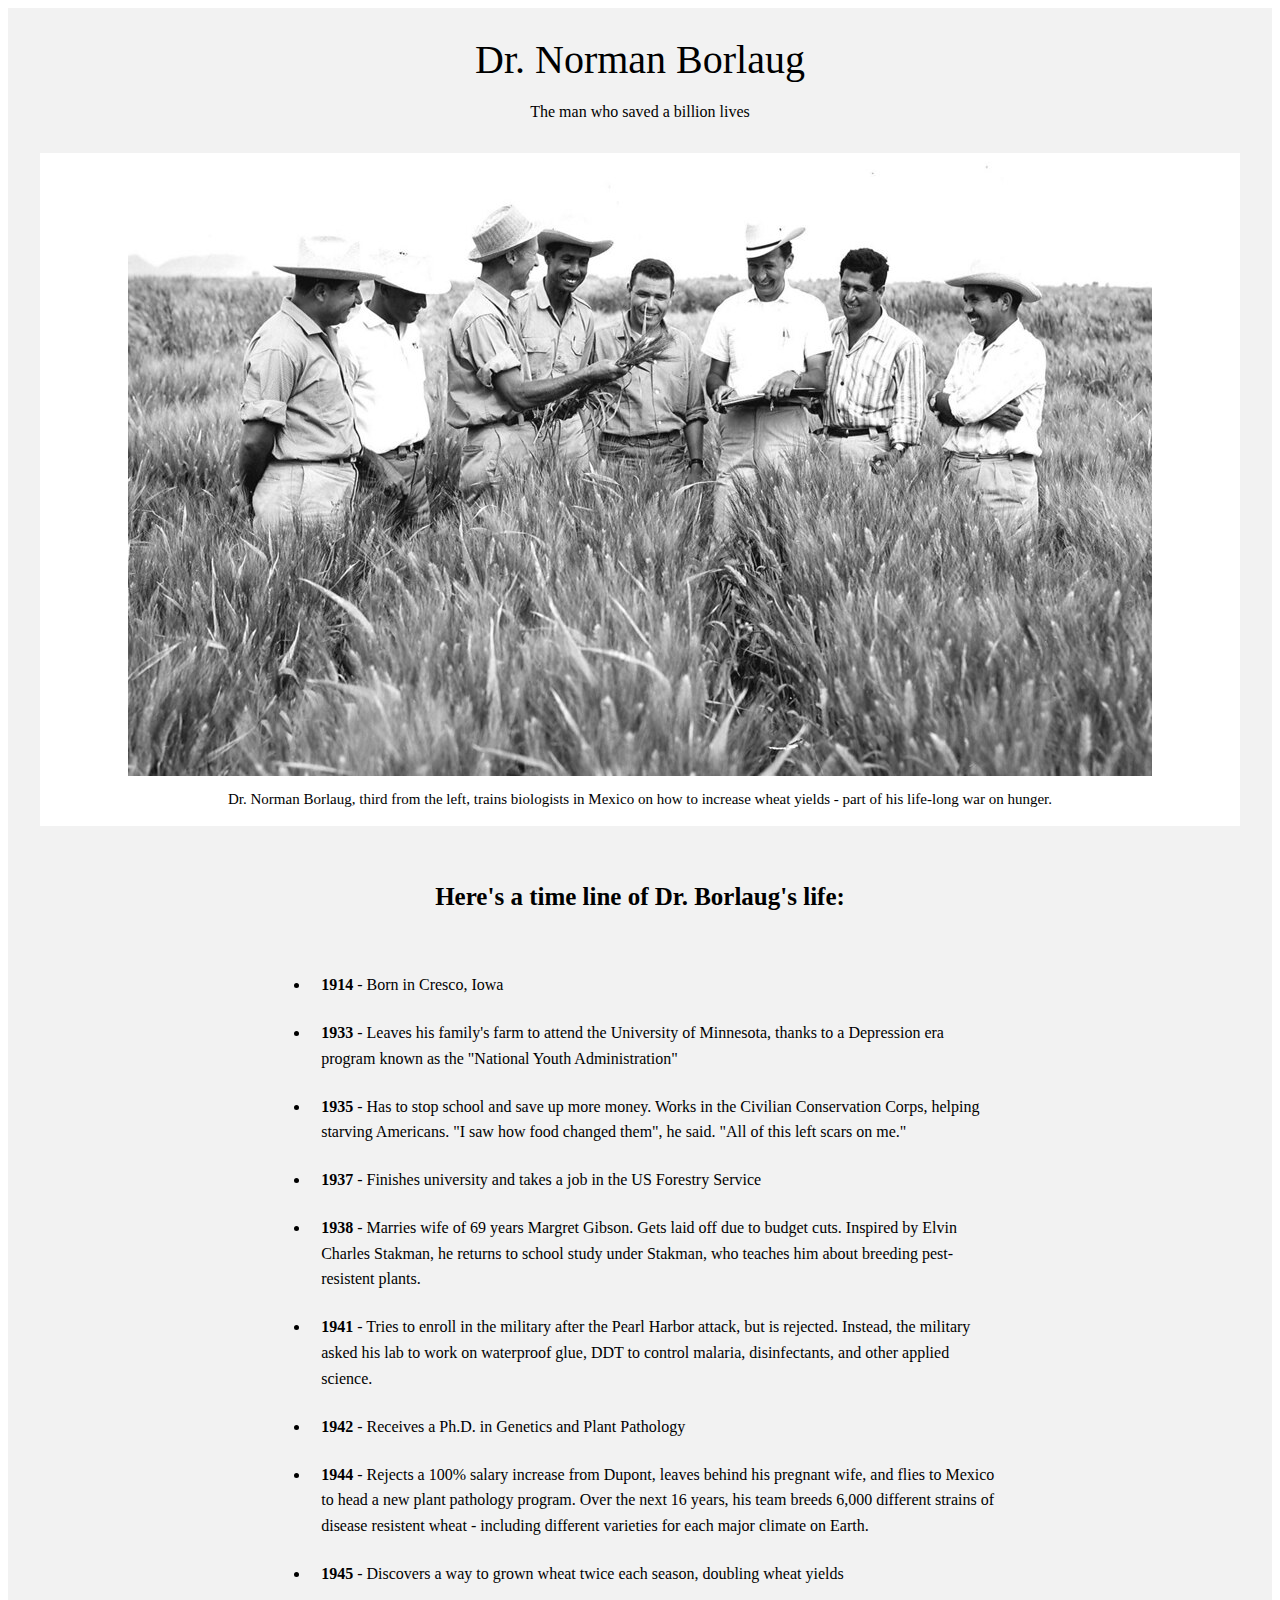
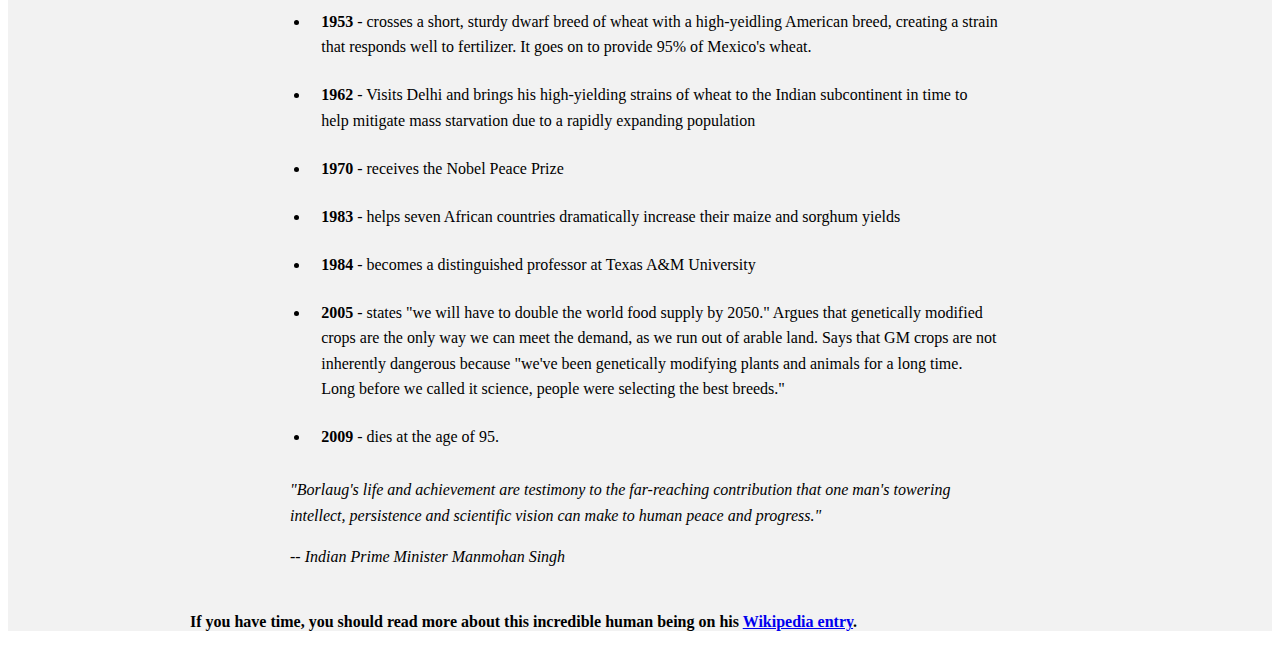
<file: tribute-page/index.html>
<!DOCTYPE html>
<html>
    <head>
        <title>
            Tribute Page
        </title>
        <link rel="stylesheet" href="style.css">
    </head>

    <body>
        <div id="main-container">
            <div id="title">
                <p>Dr. Norman Borlaug</p>
                <p>The man who saved a billion lives</p>
            </div>

            <div id="img-container">
                <img src="image/tribute-page-main-image.jpg" alt="main-image">
                <p>Dr. Norman Borlaug, third from the left, trains biologists in Mexico on how to increase wheat yields - part of his life-long war on hunger. </p>
            </div>

            <div id="info">
                <p id="subtitle">Here's a time line of Dr. Borlaug's life:</p>
                
                <ul id="info-details">
                    <li><strong>1914</strong> - Born in Cresco, Iowa</li>
                    <li><strong>1933</strong> - Leaves his family's farm to attend the University of Minnesota, thanks to a Depression era program known as the "National Youth Administration" </li>
                    <li><strong>1935</strong> - Has to stop school and save up more money. Works in the Civilian Conservation Corps, helping starving Americans. "I saw how food changed them", he said. "All of this left scars on me." </li>
                    <li><strong>1937</strong> - Finishes university and takes a job in the US Forestry Service </li>
                    <li><strong>1938</strong> - Marries wife of 69 years Margret Gibson. Gets laid off due to budget cuts. Inspired by Elvin Charles Stakman, he returns to school study under Stakman, who teaches him about breeding pest-resistent plants. </li>
                    <li><strong>1941</strong> - Tries to enroll in the military after the Pearl Harbor attack, but is rejected. Instead, the military asked his lab to work on waterproof glue, DDT to control malaria, disinfectants, and other applied science. </li>
                    <li><strong>1942</strong> - Receives a Ph.D. in Genetics and Plant Pathology</li>
                    <li><strong>1944</strong> - Rejects a 100% salary increase from Dupont, leaves behind his pregnant wife, and flies to Mexico to head a new plant pathology program. Over the next 16 years, his team breeds 6,000 different strains of disease resistent wheat - including different varieties for each major climate on Earth. </li>
                    <li><strong>1945</strong> - Discovers a way to grown wheat twice each season, doubling wheat yields </li>
                    <li><strong>1953</strong> - crosses a short, sturdy dwarf breed of wheat with a high-yeidling American breed, creating a strain that responds well to fertilizer. It goes on to provide 95% of Mexico's wheat. </li>
                    <li><strong>1962</strong> - Visits Delhi and brings his high-yielding strains of wheat to the Indian subcontinent in time to help mitigate mass starvation due to a rapidly expanding population </li>
                    <li><strong>1970</strong> - receives the Nobel Peace Prize</li>
                    <li><strong>1983</strong> - helps seven African countries dramatically increase their maize and sorghum yields </li>
                    <li><strong>1984</strong> - becomes a distinguished professor at Texas A&M University </li>
                    <li><strong>2005</strong> - states "we will have to double the world food supply by 2050." Argues that genetically modified crops are the only way we can meet the demand, as we run out of arable land. Says that GM crops are not inherently dangerous because "we've been genetically modifying plants and animals for a long time. Long before we called it science, people were selecting the best breeds." </li>
                    <li><strong>2009</strong> - dies at the age of 95.</li>
                </ul>

                <div id="motto">
                    <p>"Borlaug's life and achievement are testimony to the far-reaching contribution that one man's towering intellect, persistence and scientific vision can make to human peace and progress." </p>
                    <p>-- Indian Prime Minister Manmohan Singh</p>
                </div>

                <div id="external-link">
                    <p>If you have time, you should read more about this incredible human being on his <a href="https://en.wikipedia.org/wiki/Norman_Borlaug">Wikipedia entry</a>.</p>
                </div>
            </div>

        </div>
    </body>
</html>
</file>
<file: bouncing-balls/style.css>
html, body {
    margin: 0;
}

html {
    font-family: 'Helvetica Neue', Helvetica, Arial, sans-serif;
    height: 100%;
}

body {
    overflow: hidden;
    height: inherit;
}

h1 {
    font-size: 2rem;
    letter-spacing: -1px;
    position: absolute;
    margin: 0;
    top: -4px;
    right: 5px;
    color: transparent;
    text-shadow: 0 0 4px white;
}

p {
    position: absolute;
    margin: 0;
    top: 35px;
    right: 5px;
    color: #aaa;
}
</file>
<file: can-shop/can-style.css>
/* General */

html {
  font-family: 'Raleway', sans-serif;
  background-color: yellow;
  font-size: 10px;
}

body {
  width: 800px;
  margin: 0 auto;
}

/* Typography */

h1, h2 {
  font-family: 'Cherry Swash', cursive;
  margin: 0;
  text-align: center;
}

h1 {
  font-size: 5rem;
  background: url(icons/bean_can.png) no-repeat 20% center, url(icons/bean_can.png) no-repeat 80% center;
  background-size: 48px 48px;
}

h2 {
  font-size: 2rem;
  color: yellow;
  text-align: right;
  width: 160px;
  position: absolute;
  right: 4%;
  z-index: 3000;
  text-shadow: 2px 2px 1px black;
  line-height: 2rem;
  padding-top: 0.3rem;
}



p, label, input, select, button, li {
  font-size: 1.5rem;
}

li {
  line-height: 1.5;
}

/* block styling */

header, aside, main, footer {
  padding: 20px;
}

header {
  border: 5px solid black;
  border-bottom: 0;
}

aside {
  border-right: 5px solid black;
}

body > div {
  border: 5px solid black;
  display: flex;
}

footer {
  border: 5px solid black;
  border-top: 0;
}

aside {
  flex: 3;
}

main {
  flex: 7;
}

/* Form styling */

aside {
  display: flex;
  flex-flow: column;
  align-items: stretch;
}

aside div {
  margin-bottom: 20px;
}

label, select, input {
  display: block;
}

label {
  margin-bottom: 5px;
}

select, input, button {
  width: 100%;
}

input {
  background: black;
  box-shadow: inset 1px 1px 1px white;
  color: yellow;
  border: none;
  padding: 5px;
  width: 201.5px;
}

button {
  background: black;
  color: yellow;
  padding: 5px 0;
  border: none;
  border-radius: 10px;
  box-shadow: inset 1px 1px 2px white, inset -1px -1px 2px #ccc;
}

/* Styling the products */

main {
  display: flex;
  flex-flow: row wrap;
  justify-content: space-around;
}

section {
  width: 45%;
  margin: 5px;
  background-color: black;
  position: relative;
  height: 215px;
}

section img {
  width: 100%;
  display: block;
  position: absolute;
  bottom: 0px;
}

section p {
  color: yellow;
  background: black;
  width: 50px;
  height: 50px;
  line-height: 50px;
  text-align: center;
  border-radius: 50%;
  box-shadow: 2px 2px 1px yellow;
  position: absolute;
  right: 10px;
  bottom: -6px;
  z-index: 2000;
}

.vegetables {
  background: black url(icons/vegetable.png) no-repeat 2px 2px;
  background-size: 24px 24px;
}

.meat {
  background: black url(icons/meat.png) no-repeat 2px 2px;
  background-size: 24px 24px;
}

.soup {
  background: black url(icons/soup.png) no-repeat 2px 2px;
  background-size: 24px 24px;
}
</file>
<file: google-search-result-page/mystyle.css>
#google-logo {
    height: 70px;
    width: 108px;
}

#search-bar{
    position: relative;
    display: inline-block;
}

#search-bar-text {
    height: 40px;
    width: 650px;
    margin-left: 35px;
    margin-top: 15px;
    padding-right: 25px;
    padding-left: 15px;
    padding-top: 0px;
    border-radius: 20px;
    font-size: 15px;
    box-shadow: -1px 2px 4px rgba(0,0,0,0.06), 0 -0.1px 6px rgba(0,0,0,0.12);
    border: 0;
}

#clear-icon {
    position: absolute;
    right: 60px;
    top: 25px;
    color: gray;
}

#search-icon {
    position: absolute;
    right: 18px;
    top: 25px;
    color: #4989f4;
}

#vertical-line-icon {
    border-left: 1px solid gray;
    height: 25px;
    position: absolute;
    right: 50px;
    top: 25px;
    opacity: 0.3;
}

#top-area {
    display: flex;
    margin-left: 10px;
    margin-top: 15px;
}

#ending-icons {
    margin-top: 20px;
    margin-right: 60px;
    margin-left: auto;
    color: gray;
    font-size: 32px;
    display: flex;
    justify-content: space-around;
    width: 180px;
}

.icon-container {
    display: inline-block;
    text-align: center;
    border-radius: 50%; 
    width: 38px;
    height: 38px;
    position: relative;
}

#apps-icon {
    margin-right: 0;
}

.icon-container:hover {
    background-color: #f2f2f2;
}

#sign-in-button {
    background-color: #1c74ec;
    color: white;
    height: 35px;
    width: 80px;
    text-align: center;
    border: none;
    border-radius: 5px;
}

.label {
    display: none;
    background-color: #595959;
    text-align: center;
    border: none;
    border-radius: 5px;
    font-size: 11px;
    padding: 0.3rem;
    top: 42px;
    left: 100%;
    position: absolute;
    color: white;
    white-space: nowrap;
    width: max-content;
}

#settings-label {
    transform: translateX(-83%);
}

#apps-label {
    transform: translateX(-72%);;
}

.icon-container:hover .label {
    display: flex;
}

ul {
    position: relative;
    list-style-type: none;
    display: flex;
    width: 43%;
    left: 130px;
    margin-bottom: 0ch;
}

ul li {
    display: flex;
    width: 4.5%;
    margin-right: 20px;
    position: relative;
}

.menu-labels {
    position: absolute;
    left: 30px;
    top: 5px;
    font-size: 13px;
}

#maps-label {
    left: 25px;
}

#more-icon {
    transform: translateX(50%);
}

#more-tap {
    left: 20px;
}

#tool-label {
    left: 160px;
}

#search-label {
    color: #4989f4;
}

#selected-icon {
    border-bottom: 2px solid #4989f4;
    padding-bottom: 10px;
}

#shopping-icon {
    margin-left: 10px;
}

#menu {
    width: 100%;
    
    border-bottom: 1px solid #f2f2f2;
}

body {
    margin: 0;
}

#number-of-results {
    left: 170px;
    position: relative;
    font-size: small;
    color: grey;
}

.search-result {
    left: 170px;
    position: relative;
    top: 15px;
}

.url {
    font-size: 13px;
}

a:link {
    text-decoration: none;
}

a:hover {
    text-decoration: underline;
}

.description {
    font-size: 13px;
    color: grey;
    margin-bottom: 2%;
}
</file>
<file: image-gallery/style.css>
h1 {
  font-family: helvetica, arial, sans-serif;
  text-align: center;
}

body {
  width: 640px;
  margin: 0 auto;
}

.full-img {
  position: relative;
  display: block;
  width: 640px;
  height: 480px;
}

.overlay {
  position: absolute;
  top: 0;
  left: 0;
  width: 640px;
  height: 480px;
  background-color: rgba(0,0,0,0);
}

button {
  border: 0;
  background: rgba(150,150,150,0.6);
  text-shadow: 1px 1px 1px white;
  border: 1px solid #999;
  position: absolute;
  cursor: pointer;
  top: 2px;
  left: 2px;
}

.thumb-bar img {
  display: block;
  width: 20%;
  float: left;
  cursor: pointer;
}
</file>
<file: product-landing-page/mystyle.css>
body {
    display: flex;
    flex-direction:column;
    margin: 0;
}



#header {
    display: flex;
    padding-top: 1.5em;
    padding-bottom: 1.5em;
    padding-right: 0;
    justify-content: space-between;
    position: sticky;
    z-index:100;
    top: 0;
    background-color: white;
}

#top-nav {
    width: 30%;
}
#top-nav-list {
    display: flex;
    list-style: none;
    margin: 0;
    padding-left: 0;
    padding-top: 0.4em;
    font-size: 16px;
    width: 100%;
    justify-content: space-around;
}

a {
    text-decoration:none;
    color: black;
}

#button {
    display:block;
}

#title, #form, #features, #how-it-works, #pricing, #footer, #start-button {
    margin-left: auto;
    margin-right: auto;
}

#title {
    font-size: 24px;
    margin-bottom: 0.8em;
    font-weight: bold; 
}

form > input {
    margin-bottom: 1em;
    width: 220px;
    padding: 0.4em;
    
}

#start-button {
    background-color: yellow;
    font-size: 20px;
    padding: 5px;
    border: none;
    font-weight: bolder;
    margin-bottom: 4em;
}

#start-button:hover {
    background-color: orange;
    cursor:pointer;
}

#features {
    width: 90%;
}

#features > li {
    list-style: none;
    margin-left: 1em;
    display: flex;
    max-width: 900px;
    margin-left: auto;
    margin-right: auto;
    justify-content:space-between;
}

.content {
    width: 85%;

}

.feature-title {
    font-size: 28px;
    font-weight: bold;
    margin: 0;
}

.feature-description {
    margin-top: 0;
    margin-bottom: 4em;
}

i {
    color: orange;
}

#pricing {
    display: flex;
    justify-content: space-between;
    width: 100%;
    max-width: 900px;
    
    margin-top: 4em;
    
}

.pricing-item {
    display: flex;
    flex-direction:column;
    border: solid;
    width: 30%;
}

    .pricing-item > p {
        margin-left: auto;
        margin-right: auto;
        margin-top: 0;
        margin-bottom: 0.7em;
    }

.item-name {
    font-size: 16px;
    font-weight:500;
    width: 100%;
    text-align: center;
    background-color: gainsboro;
    padding-top: 0.8em;
    padding-bottom: 0.8em;
}

.price {
    font-size: 24px;
    font-weight: bold;
}

.select-button {
    max-width: 100px;
    margin-left:auto;
    margin-right: auto;
    margin-top: 1.5em;
    margin-bottom: 1em;
    font-size: 17px;
    border: none;
    background-color:yellow;
    padding-top: 0.5em;
    padding-bottom: 0.5em;
    padding-left: 0.8em;
    padding-right: 0.8em;
}

.select-button:hover {
    background-color: orange;
    cursor: pointer;
}

#footer {
    display: flex;
    flex-direction: column;
    
    width: 100%;
    max-width: 900px;
    background-color:gainsboro;
    margin-top: 2em;
    padding-left: 1em;
    padding-right: 1em;
    
}

    #footer > ul {
        display: flex;
        list-style: none;
        align-self: flex-end;
        margin-right: 1%;
        width: auto;
        justify-content: space-between;
        margin-bottom: 0;
    }

    #footer > p {
        color: gray;
        margin-top: 0;
        margin-left: auto;
        margin-right: 0;
    }

#footer-list > li {
    padding-left: 10px;
    padding-right: 10px;
}


@media screen and (max-width: 700px) {
    #top-nav-list {
        flex-direction:column;
    }

    #header {
        padding: 0;
    }

    #top-nav-list > li {
        font: 16px;
        padding: 0.3em;
    }

    #pricing {
        flex-direction: column;
    }

    .pricing-item {
        margin-left: auto;
        margin-right: auto;
        min-width: 300px;
        margin-bottom: 2em;
    }

    #footer > ul {
        padding-left: 0;
        
      
        
        
    }
}

@media screen and (max-width: 500px) {
    #header {
        flex-direction:column;
    }

    #top-nav {
        
        margin-left: auto;
        margin-right: auto;
    }

    #logo {
        
        margin-left: auto;
        margin-right: auto;
    }

    #logo > img{
        width: 80%;
        height: auto;
        margin-left: auto;
        margin-right: auto;
    }

    .icon {
        display: none;
    }

    #features > li {
        width: 100%;
    }

    .content {
        width: 100%;
        display: flex;
        flex-direction: column;
    }

    #features {
        margin: 0;
        width: 100%;
        padding: 0;
    }

    .feature-title {
        margin-left: auto;
        margin-right: auto;
        
    }

    
}
</file>
<file: rock-paper-scissors/mystyle.css>
#mainContainer {
    font-size: large;
    
}

#playerScoreContainer, #computerScoreContainer, #roundNumberContainer {
    display: flex;
}

#restartBtn {
    margin-bottom: 1%;
}
</file>
<file: survey-form/mystyle.css>
body {
    background-color: rgb(72, 61, 139);
}

#main-container {
    display: flex;
    flex-direction: column;
}

body::before {
    content: "";
    background-image: url("image/survey-form-background.jpeg");
    position: fixed;
    top: 0;
    right: 0;
    bottom: 0;
    left: 0;
    opacity: 0.2;
    background-size: cover;
    background-position: top center;
}

#header-title {
    
    color: white;
    font-size: 36px;
    margin-top: 2em;
    margin-bottom: 0.3em;
    margin-left:auto;
    margin-right: auto;
}

#header-caption {
    font-style: italic;
    
    color: white;
    font-size: 21px;
    margin-left: auto;
    margin-right: auto;
}

#form-body {
    border-radius: 10px;
    margin-top: 1.2em;
    background-color: rgba(18, 16, 35, 0.7);
    padding-top: 2em;
    padding-left: 2em;
    padding-right: 2em;
    padding-bottom: 3em;
    margin-left: auto;
    margin-right: auto;
    color: white;
    font-size: 20px;
    z-index: 1;
}

#name, #email, #age, #role, #feature, #submit {
    width: 100%;
    height: 2.5em;
    border-radius: 2px;
    border: 1px;
    padding-left: 0.8em;
    font-size: 16px;
}

#comments {
    border-radius: 1px;
    border: 1px;
    width: 100%;
}

label {
    display: inline-block;
    margin-bottom: 8px;
}

#submit {
    color: white;
    background-color: green;
}
</file>
<file: technical-documentation-page/style.css>
body {
    margin:0;
    display: flex;
}

#title {
    display: none;
}

#nav-bar {
    position: sticky;
    height: 100vh;
    top: 0;
    border-right: 1px solid;
}

    #nav-bar > a {
        display:block;
        width: 240px;
        height: 35px;
        padding-top: 15px;
        padding-left: 30px;
        border-bottom: 1px solid;
        text-decoration: none;
        color: black;
    }

    #nav-bar > p {
        font-size: 30px;
        padding-left: 30px;
        padding-bottom: 15px;
        padding-top: 15px;
        margin-bottom: 0;
        margin-top: 0;
        border-bottom: 1px solid;
    }

#doc-body {
    padding-left: 30px;
    width: 80%;
    font-size: 16px;
}

    #doc-body > p {
        padding-left: 10px;
    }

code {
    display: block;
    margin-left: 15px;
    padding-left: 15px;
    width: 95%;
    background-color: #f2f2f2;
    padding-top: 15px;
    padding-bottom: 15px;
    border-radius: 5px;
}

    @media screen and (max-width: 600px) {
        body {
            flex-direction: column;
        }

        #title {
            display: block;
            text-align: center;
            font-size: 24px;
            font-weight: bold;
        }

        #nav-bar {
            border: 1px solid;
            position:static;
            height: 200px;
            overflow-y:scroll;
        }

        #nav-title {
            display: none;
        }

        #nav-bar > a {
            width: 100vh;
        }

        #doc-body {
            width: 90%;
            padding-left: 10px;
        }
    }
</file>
<file: tribute-page/style.css>
#main-container {
    background-color: #f2f2f2;
}

#title {
    text-align: center;
    padding-top: 0.5em;
}

#title > p:first-of-type {
    font-size: 40px;
    margin: 0.5em;
}

#title > p:nth-of-type(2) {
    margin-top: 0;
}

#img-container {
    background-color: white;
    margin: 2em;
}

#img-container > img {
    margin-left: auto;
    margin-right: auto;
    max-width: 100%;
    display: block;
}

#img-container > p {
    text-align: center;
    font-size: 15px;
    padding-bottom: 1.2em;
}

#subtitle {
    text-align: center;
    font-weight: bold;
    padding: 1em;
    font-size: 25px;
}

ul {
    margin-left: auto;
    margin-right: auto;
    width: 700px;
}

li {
    padding: 0.7em;
    line-height: 1.6;
}

#motto {
    margin-left: auto;
    margin-right: auto;
    width: 700px;
    font-style: italic;
    line-height: 1.6;
}

#external-link {
    padding-top: 0.7em;
    margin-left: auto;
    margin-right: auto;
    width: 900px;
    font-weight: bold;
}

@media screen and (max-width: 950px) {
    #external-link {
        width: 95%;
        
    }
}

@media screen and (max-width: 750px) {
    #motto, ul{
        width: 95%;
    }

    
}
</file>
